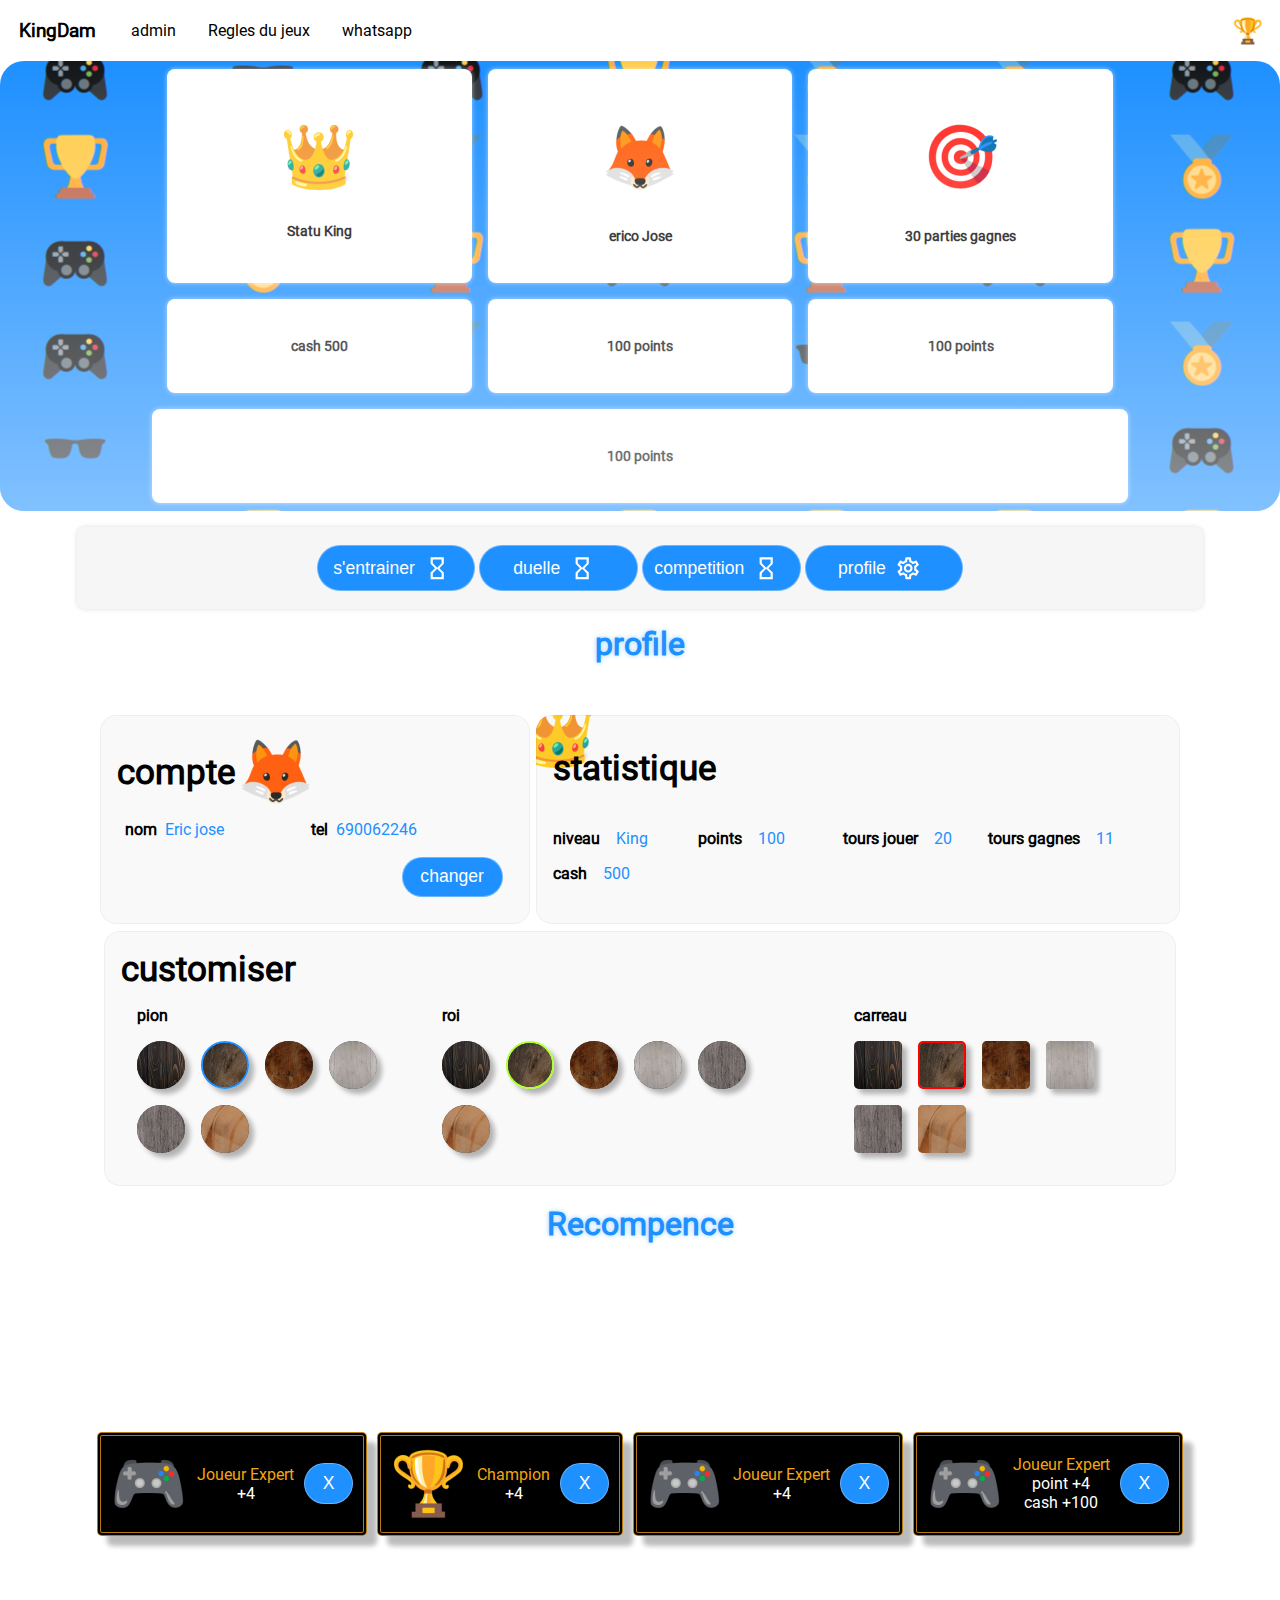
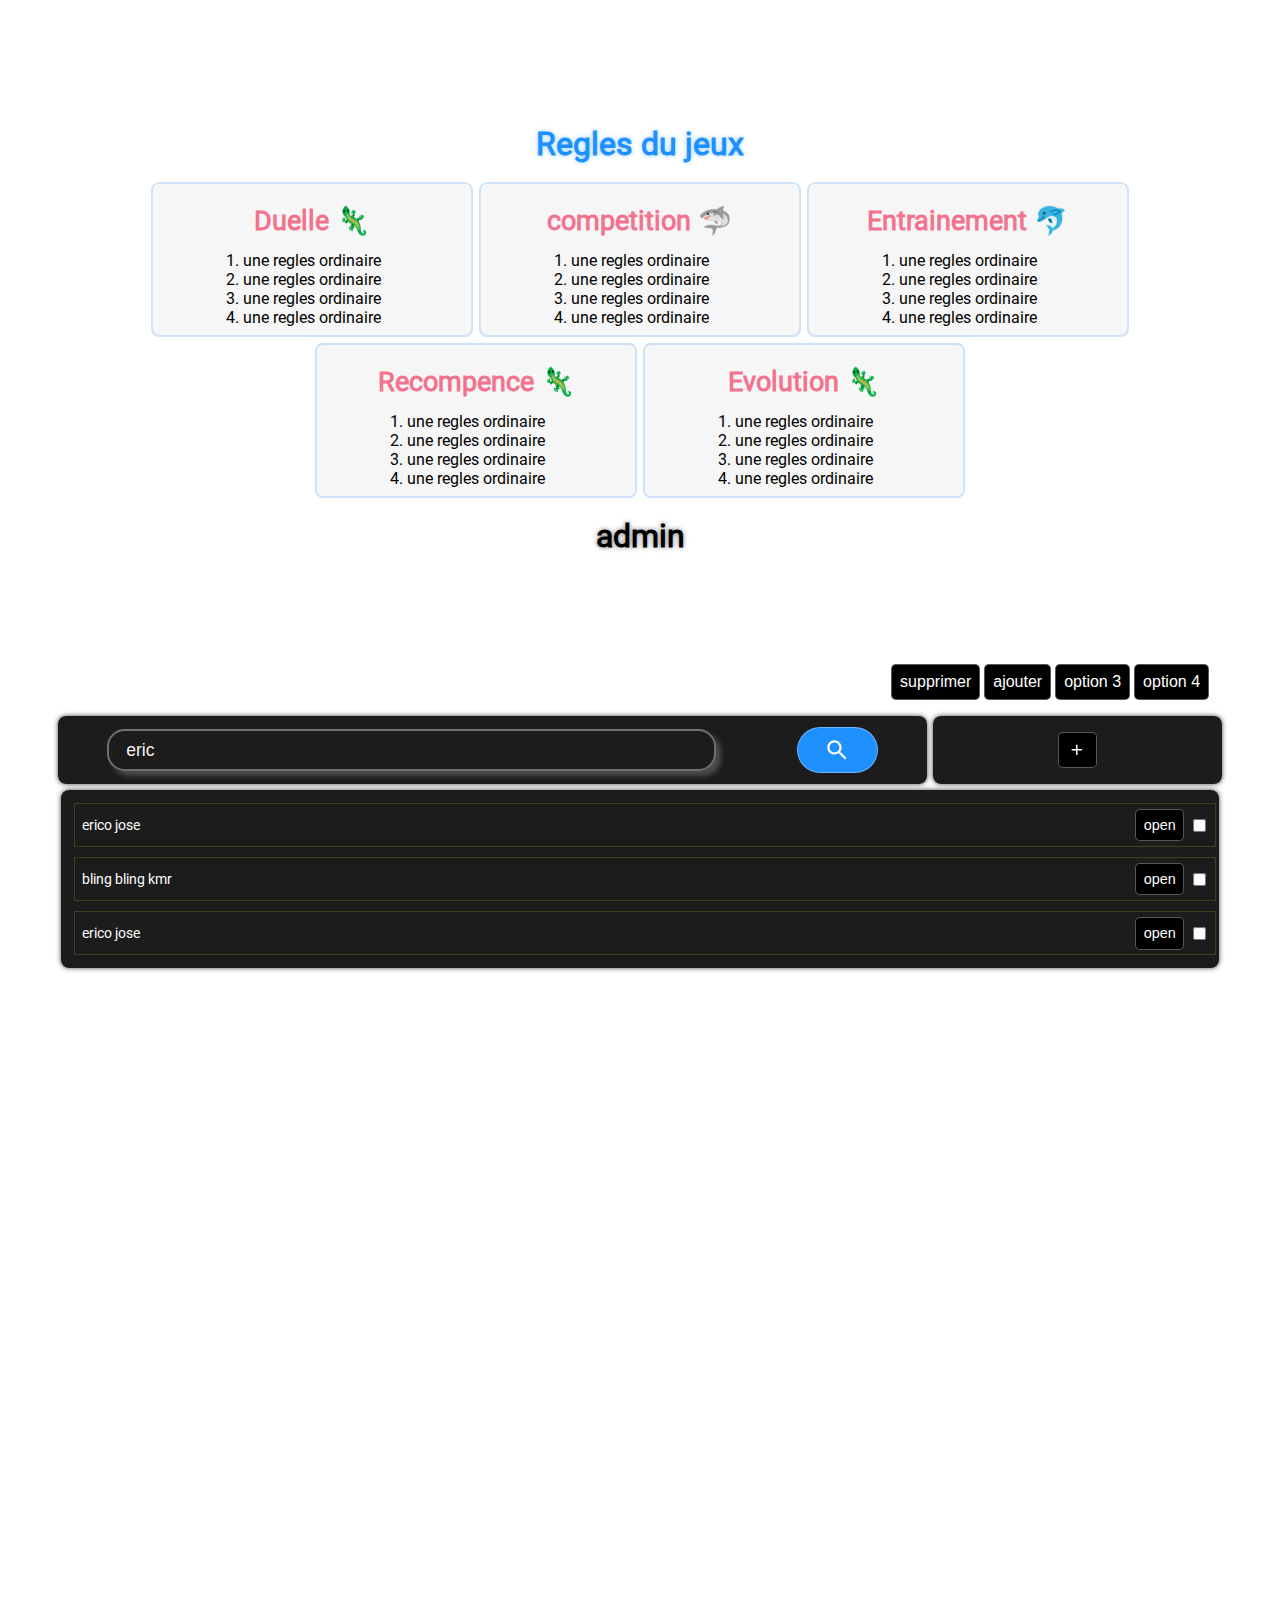
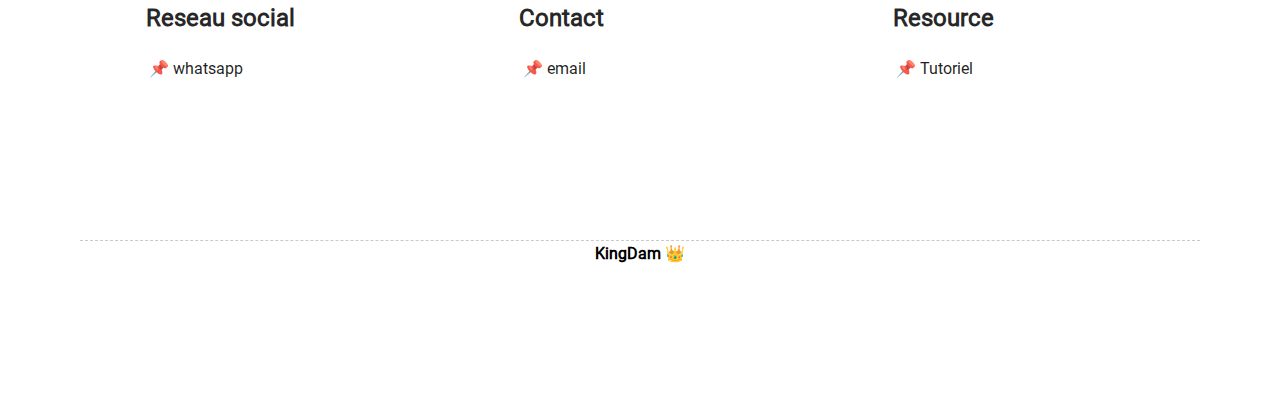
<file: index.html>
<!doctype html><html lang="fr"><head>  <meta charset="utf-8">  <title></title>  <link rel="icon" href="logo.png">  <meta name="viewport" content="width=device-width, initial-scale=1">  <link href='index.css' rel='stylesheet'>  <link href='color.css' rel='stylesheet'>  <link href='animation.css' rel='stylesheet'>  <link href='position.css' rel='stylesheet'>  <link href='dim.css' rel='stylesheet'>  <link href='base.css' rel='stylesheet'>  <link href='objet.css' rel='stylesheet'>  <link href='3d.css' rel='stylesheet'>  <link href='z/script/core/index.css' rel='stylesheet'>  <link href='z/css/accueil.css' rel='stylesheet'><link href='z/css/test.css' rel='stylesheet'><link href='z/css/compte.css' rel='stylesheet'><link href='z/css/navBar.css' rel='stylesheet'><link href='z/css/footer.css' rel='stylesheet'><link href='z/css/loading.css' rel='stylesheet'>  <script type='text/javascript' src='param.js'></script>  <script type='text/javascript' src='z/script/core/app.js'></script>  <script type='text/javascript' src='z/script/core/relationComp.js'></script>  <script type='text/javascript' src='z/script/accueil.js'></script><script type='text/javascript' src='z/script/test.js'></script><script type='text/javascript' src='z/script/compte.js'></script><!-- les services --><script type='text/javascript' src='services/test.service.js'></script><script type='text/javascript' src='services/Offre.service.js'></script><script type='text/javascript' src='services/html/animHtml.service.js'></script><script type='text/javascript' src='services/user.service.js'></script><script type='text/javascript' src='services/son.service.js'></script></head><body>  <!-- composant accueil --><div class="comp@ accueil">    <!--<comp@--><!-- composant navBar --><div class="navBar">    <div class="navbar hidden">        <img class="hidden crown" src="z/www/img/emoji/small/crown.png">        <div class="var@ appName logo"></div>        <a href="#connect" class="if@ accueil._child0.isNoConnected option" onclick="attribut.accueil.hiddeNavBar()">            se connecter        </a>        <a href="#inscript" class="if@ accueil._child0.isNoConnected option" onclick="attribut.accueil.hiddeNavBar()">            s'inscrire        </a>        <a href="#inscript" class="option" onclick="attribut.accueil.hiddeNavBar()">           admin        </a>        <div class="if@ accueil._child0.isNoConnected option" onclick="attribut.accueil.hiddeNavBar()">            joueur sans compte        </div>        <div class="option" onclick="attribut.accueil.hiddeNavBar()">            Regles du jeux        </div>        <div class="option" onclick="attribut.accueil.hiddeNavBar()">            whatsapp        </div>        <div class="left">            <img class="img" src="z/www/img/emoji/small/award.png"/>        </div>        <button class="btn hidden" onclick="attribut.accueil.collapseNavBar()">            <div class="svg">                <svg xmlns="http://www.w3.org/2000/svg" height="24px" viewBox="0 0 24 24" width="24px" fill="#000000">                    <path d="M0 0h24v24H0V0z" fill="none" />                    <path                        d="M19 6.41L17.59 5 12 10.59 6.41 5 5 6.41 10.59 12 5 17.59 6.41 19 12 13.41 17.59 19 19 17.59 13.41 12 19 6.41z" />                </svg>            </div>        </button>    </div>    <div class="navbar_open">        <button class="navbar_open_btn" onclick="attribut.accueil.collapseNavBar()">            <div class="svg">                <svg xmlns="http://www.w3.org/2000/svg" height="24px" viewBox="0 0 24 24" width="24px" fill="#000000">                    <path d="M0 0h24v24H0z" fill="none" />                    <path d="M3 13h2v-2H3v2zm0 4h2v-2H3v2zm0-8h2V7H3v2zm4 4h14v-2H7v2zm0 4h14v-2H7v2zM7 7v2h14V7H7z" />                </svg>            </div>        </button>    </div></div> <!--@>-->    <div class="bandeau f">        <h1 class="title">            <span class="var@ appName"></span>            <img class="crown" src="z/www/img/emoji/small/play.png"/>        </h1>        <p class="note">            Viens montrer que tu es le King master au dammier 🧐        </p>        <button class="btn" onclick="App.navigate('test')">            <span>jouer</span>        </button>    </div>    <div class="body">        <div class="advantage flex_r_w_sa_s">            <div class="element dim_900_7 dim_700_10">                <div class="img ">                    <img src="z/www/img/emoji/small/play.png"/>                </div>                <div class="title">Viens T'amuser</div>                <div class="text">                    Jouer au Dammier avec et contre plusieurs joueur                    Et echanger sur le groupe whatsapp dedier                </div>            </div>            <div class="element dim_900_7 dim_700_10">                <div class="img">                    <img src="z/www/img/emoji/small/candy.png"/>                    <img src="z/www/img/emoji/small/coffee.png"/>                </div>                <div class="title"> Te detendre</div>                <div class="text">                    Lors des moments ennuyer et rasant , rien de mieux que de defier                    un malchanceux                </div>            </div>            <div class="element dim_900_7 dim_700_10">                <div class="img">                    <img src="z/www/img/emoji/small/award.png"/>                    <img src="z/www/img/emoji/small/money.png"/>                </div>                <div class="title"> Gagner des lots</div>                <div class="text">                    Des competitions sont regulierement organiser et annoncer dans le groupe                    whatsapp , les vainqueurs sont recompenser avec plusieurs lot                </div>            </div>        </div>        <div class="bandeau_image"></div>        <div class="liens flex_r_w_c_c">            <button class="btn space">                <span>S'incrire</span>            </button>            <a href="https://chat.whatsapp.com/JV3eMVRtvTNCDGByG2CijZ" class="btn space">                <span>Whatsapp</span>            </a>            <button class="btn space">                <span>Jouer</span>            </button>        </div>        <span id="inscript"></span>        <div class="bandeau_image"></div>        <div class="form flex_r_w_sb_s">            <div class="data dim_900_10">                <p class="title"> Creer un compte</p>                <p class="note"> cree ton compte et commence a jouer</p>                <input class="var@ accueil.name input" placeholder="nom" />                <input class="var@ accueil.tel input" placeholder="telephone OM ou Momo" />                <input type="password" class="var@ accueil.password input" placeholder="mot de passe" />                <input type="password" class="var@ accueil.password2 input" placeholder="confirmer le mot de passe" />                <button class="btn submit">                    <span>creer le compte</span>                </button>            </div>            <div class="img dim_900_10">                <img src="z/www/img/emoji/big/bird1.png"/>            </div>        </div>        <span id="connect"></span>        <div class="bandeau_image"></div>        <div class="form flex_r_w_sb_s">            <div class="data dim_900_10">                <p class="title"> Se connecter</p>                <p class="note"> et Jouer</p>                <input class="var@ accueil.tel input" placeholder="telephone OM ou Momo" />                <input type="password" class="var@ accueil.password input" placeholder="mot de passe" />                <button class="btn submit" onclick="attribut.accueil.connectUser()">                    <span>se connecter</span>                </button>            </div>            <div class="img dim_900_10">                <img src="z/www/img/emoji/big/play.png"/>            </div>        </div>    </div>    <!--<comp@--><!-- composant footer --><div class="footer">    <div class="footer">        <div class="filter">            <div class="list dim_700_5">                <p class="title"> Reseau social</p>                <a class="item" href="https://chat.whatsapp.com/JV3eMVRtvTNCDGByG2CijZ"> whatsapp</a>            </div>            <div class="list dim_700_5">                <p class="title"> Contact</p>                <p class="item"> email</p>            </div>            <div class="list dim_700_5">                <p class="title"> Resource</p>                <p class="item"> Tutoriel</p>            </div>            <div class="bottom">                <!-- <span> ericjosezoobo@gmail.com</span> -->                <span>                    <span class="var@ appName"></span> 👑                </span>            </div>        </div>    </div></div> <!--@>-->    <!--<comp@--><!-- composant loading --><div class="if@ accueil._child2.show loading">    <div class="var@ accueil._child2.message text"></div>    <img class="img" src="z/www/img/emoji/small/play.png"/></div> <!--@>--></div><!-- composant test --><div class="comp@ test">    <div class="img_test flex_r_w_sa_c">        <div class="iterate@ e in@ test.items dim_500_3 flex_r_w_c_c">            <span class="item_test">{{e}}</span>        </div>    </div></div><!-- composant compte --><div class="comp@ compte">    <!--<comp@--><!-- composant navBar --><div class="navBar">    <div class="navbar hidden">        <img class="hidden crown" src="z/www/img/emoji/small/crown.png">        <div class="var@ appName logo"></div>        <a href="#connect" class="if@ compte._child0.isNoConnected option" onclick="attribut.accueil.hiddeNavBar()">            se connecter        </a>        <a href="#inscript" class="if@ compte._child0.isNoConnected option" onclick="attribut.accueil.hiddeNavBar()">            s'inscrire        </a>        <a href="#inscript" class="option" onclick="attribut.accueil.hiddeNavBar()">           admin        </a>        <div class="if@ compte._child0.isNoConnected option" onclick="attribut.accueil.hiddeNavBar()">            joueur sans compte        </div>        <div class="option" onclick="attribut.accueil.hiddeNavBar()">            Regles du jeux        </div>        <div class="option" onclick="attribut.accueil.hiddeNavBar()">            whatsapp        </div>        <div class="left">            <img class="img" src="z/www/img/emoji/small/award.png"/>        </div>        <button class="btn hidden" onclick="attribut.accueil.collapseNavBar()">            <div class="svg">                <svg xmlns="http://www.w3.org/2000/svg" height="24px" viewBox="0 0 24 24" width="24px" fill="#000000">                    <path d="M0 0h24v24H0V0z" fill="none" />                    <path                        d="M19 6.41L17.59 5 12 10.59 6.41 5 5 6.41 10.59 12 5 17.59 6.41 19 12 13.41 17.59 19 19 17.59 13.41 12 19 6.41z" />                </svg>            </div>        </button>    </div>    <div class="navbar_open">        <button class="navbar_open_btn" onclick="attribut.accueil.collapseNavBar()">            <div class="svg">                <svg xmlns="http://www.w3.org/2000/svg" height="24px" viewBox="0 0 24 24" width="24px" fill="#000000">                    <path d="M0 0h24v24H0z" fill="none" />                    <path d="M3 13h2v-2H3v2zm0 4h2v-2H3v2zm0-8h2V7H3v2zm4 4h14v-2H7v2zm0 4h14v-2H7v2zM7 7v2h14V7H7z" />                </svg>            </div>        </button>    </div></div> <!--@>-->        <div class="bandeau f">            <div class="profile">                <div class="prop dim_100_5">                    <img class="img" src="z/www/img/emoji/small/crown.png" />                    <p class="title">Statu King</p>                </div>                <div class="prop dim_100_5">                    <img class="img" src="z/www/img/emoji/small/fox.png" />                    <p class="title">erico Jose</p>                </div>                <div class="prop dim_100_5">                    <img class="img" src="z/www/img/emoji/small/target.png" />                    <p class="title">30 parties gagnes</p>                </div>                <div class="prop dim_100_5">                    <p class="title">cash 500</p>                </div>                <div class="prop dim_100_5">                    <p class="title">100 points</p>                </div>                <div class="prop dim_100_5">                    <p class="title">100 points</p>                </div>                <div class="prop dim_100_16">                    <p class="title">100 points</p>                </div>                <!-- <div class="prop dim_100_5">                    <p class="title">100 points</p>                </div>                <div class="prop dim_100_5">                    <p class="title">100 points</p>                </div> -->            </div>        </div>        <div class="body flex_r_w_start_start">            <div class="menuBtn dim_100_21 flex_r_w_c_c">                <button class="btn dim_1100_3 dim_1000_4 dim_600_8 dim_500_10" onclick="sonService.test()">                    <span>s'entrainer</span>                    <div class="svg">                        <svg xmlns="http://www.w3.org/2000/svg" height="24px" viewBox="0 0 24 24" width="24px"                            fill="#000000">                            <path d="M0 0h24v24H0V0z" fill="none" />                            <path                                d="M6 2v6h.01L6 8.01 10 12l-4 4 .01.01H6V22h12v-5.99h-.01L18 16l-4-4 4-3.99-.01-.01H18V2H6zm10 14.5V20H8v-3.5l4-4 4 4zm-4-5l-4-4V4h8v3.5l-4 4z" />                        </svg>                    </div>                </button>                <button class="btn dim_1100_3 dim_1000_4 dim_600_8 dim_500_10">                    <span>duelle</span>                    <div class="svg">                        <svg xmlns="http://www.w3.org/2000/svg" height="24px" viewBox="0 0 24 24" width="24px"                            fill="#000000">                            <path d="M0 0h24v24H0V0z" fill="none" />                            <path                                d="M6 2v6h.01L6 8.01 10 12l-4 4 .01.01H6V22h12v-5.99h-.01L18 16l-4-4 4-3.99-.01-.01H18V2H6zm10 14.5V20H8v-3.5l4-4 4 4zm-4-5l-4-4V4h8v3.5l-4 4z" />                        </svg>                    </div>                </button>                <button class="btn dim_1100_3 dim_1000_4 dim_600_8  dim_500_10">                    <span>competition</span>                    <div class="svg">                        <svg xmlns="http://www.w3.org/2000/svg" height="24px" viewBox="0 0 24 24" width="24px"                            fill="#000000">                            <path d="M0 0h24v24H0V0z" fill="none" />                            <path                                d="M6 2v6h.01L6 8.01 10 12l-4 4 .01.01H6V22h12v-5.99h-.01L18 16l-4-4 4-3.99-.01-.01H18V2H6zm10 14.5V20H8v-3.5l4-4 4 4zm-4-5l-4-4V4h8v3.5l-4 4z" />                        </svg>                    </div>                </button>                <button class="btn dim_1100_3 dim_1000_4 dim_600_8 dim_500_10" onclick="App.navigate('accueil')">                    <span>profile</span>                    <div class="svg">                        <svg xmlns="http://www.w3.org/2000/svg" height="24px" viewBox="0 0 24 24" width="24px"                            fill="#000000">                            <path d="M0 0h24v24H0V0z" fill="none" />                            <path                                d="M19.43 12.98c.04-.32.07-.64.07-.98 0-.34-.03-.66-.07-.98l2.11-1.65c.19-.15.24-.42.12-.64l-2-3.46c-.09-.16-.26-.25-.44-.25-.06 0-.12.01-.17.03l-2.49 1c-.52-.4-1.08-.73-1.69-.98l-.38-2.65C14.46 2.18 14.25 2 14 2h-4c-.25 0-.46.18-.49.42l-.38 2.65c-.61.25-1.17.59-1.69.98l-2.49-1c-.06-.02-.12-.03-.18-.03-.17 0-.34.09-.43.25l-2 3.46c-.13.22-.07.49.12.64l2.11 1.65c-.04.32-.07.65-.07.98 0 .33.03.66.07.98l-2.11 1.65c-.19.15-.24.42-.12.64l2 3.46c.09.16.26.25.44.25.06 0 .12-.01.17-.03l2.49-1c.52.4 1.08.73 1.69.98l.38 2.65c.03.24.24.42.49.42h4c.25 0 .46-.18.49-.42l.38-2.65c.61-.25 1.17-.59 1.69-.98l2.49 1c.06.02.12.03.18.03.17 0 .34-.09.43-.25l2-3.46c.12-.22.07-.49-.12-.64l-2.11-1.65zm-1.98-1.71c.04.31.05.52.05.73 0 .21-.02.43-.05.73l-.14 1.13.89.7 1.08.84-.7 1.21-1.27-.51-1.04-.42-.9.68c-.43.32-.84.56-1.25.73l-1.06.43-.16 1.13-.2 1.35h-1.4l-.19-1.35-.16-1.13-1.06-.43c-.43-.18-.83-.41-1.23-.71l-.91-.7-1.06.43-1.27.51-.7-1.21 1.08-.84.89-.7-.14-1.13c-.03-.31-.05-.54-.05-.74s.02-.43.05-.73l.14-1.13-.89-.7-1.08-.84.7-1.21 1.27.51 1.04.42.9-.68c.43-.32.84-.56 1.25-.73l1.06-.43.16-1.13.2-1.35h1.39l.19 1.35.16 1.13 1.06.43c.43.18.83.41 1.23.71l.91.7 1.06-.43 1.27-.51.7 1.21-1.07.85-.89.7.14 1.13zM12 8c-2.21 0-4 1.79-4 4s1.79 4 4 4 4-1.79 4-4-1.79-4-4-4zm0 6c-1.1 0-2-.9-2-2s.9-2 2-2 2 .9 2 2-.9 2-2 2z" />                        </svg>                    </div>                </button>            </div>            <h3 class="h2">profile</h3>            <div class="form flex_r_w_c_s">                <div class="data dim_900_8">                    <div class="flex_r_w_start_c">                        <p class="title"> compte </p>                        <img src="z/www/img/emoji/small/fox.png" />                    </div>                    <div class="flex_r_w_start_start dim_900_21">                        <div class="flex_r_nw_start_c dim_900_9 margin">                            <span class="title2">nom</span> <span class="fg1">Eric jose</span>                        </div>                        <div class="flex_r_nw_start_c dim_900_9 margin">                            <span class="title2">tel</span> <span class="fg1">690062246</span>                        </div>                    </div>                    <div class="flex_r_w_end_c margin">                        <button class="btn ">                            <span>changer</span>                        </button>                    </div>                </div>                <div class="data dim_900_12 bandeau_crown">                    <div class="flex_r_w_start_c">                        <p class="title"> statistique </p>                    </div>                    <div class="flex_r_w_start_start">                        <div class="flex_r_nw_s_c dim_600_5">                            <span class="title2">niveau</span>                            <span class="fg1 margin">King</span>                        </div>                        <div class="flex_r_nw_s_c dim_600_5">                            <span class="title2">points</span>                            <span class="fg1 margin">100</span>                        </div>                        <div class="flex_r_nw_s_c dim_600_5">                            <span class="title2">tours jouer</span>                            <span class="fg1 margin">20</span>                        </div>                        <div class="flex_r_nw_s_c dim_900_5">                            <span class="title2">tours gagnes</span>                            <span class="fg1 margin">11</span>                        </div>                        <div class="flex_r_nw_s_c dim_900_5">                            <span class="title2">cash</span>                            <span class="fg1 margin">500</span>                        </div>                    </div>                </div>                <div class="data dim_900_20 margin">                    <div class="flex_r_w_start_c">                        <p class="title"> customiser </p>                    </div>                    <div class="flex_r_w_c_c">                        <div class="flex_r_w_start_c dim_600_6">                            <span class="title2 margin margin">pion</span>                            <div class="flex_r_w_start_start dim_100_20">                                <img class="pion margin" src="z/www/img/pion/wood1.png" />                                <img class="pion pion_choose margin" src="z/www/img/pion/wood2.png" />                                <img class="pion margin" src="z/www/img/pion/wood3.png" />                                <img class="pion margin" src="z/www/img/pion/wood4.png" />                                <img class="pion margin" src="z/www/img/pion/wood5.png" />                                <img class="pion margin" src="z/www/img/pion/wood6.png" />                            </div>                        </div>                        <div class="flex_r_w_start_c  dim_600_8 margin">                            <span class="title2 margin margin">roi</span>                            <div class="flex_r_w_start_start dim_100_20">                                <img class="pion margin" src="z/www/img/pion/wood1.png" />                                <img class="pion roi_choose margin" src="z/www/img/pion/wood2.png" />                                <img class="pion margin" src="z/www/img/pion/wood3.png" />                                <img class="pion margin" src="z/www/img/pion/wood4.png" />                                <img class="pion margin" src="z/www/img/pion/wood5.png" />                                <img class="pion margin" src="z/www/img/pion/wood6.png" />                            </div>                        </div>                        <div class="flex_r_w_start_c  dim_600_6 margin">                            <span class="title2 margin margin">carreau</span>                            <div class="flex_r_w_start_start dim_100_20">                                <img class="carreau margin" src="z/www/img/pion/wood1.png" />                                <img class="carreau carreau_choose margin" src="z/www/img/pion/wood2.png" />                                <img class="carreau margin" src="z/www/img/pion/wood3.png" />                                <img class="carreau margin" src="z/www/img/pion/wood4.png" />                                <img class="carreau margin" src="z/www/img/pion/wood5.png" />                                <img class="carreau margin" src="z/www/img/pion/wood6.png" />                            </div>                        </div>                    </div>                </div>            </div>        </div>        <h3 class="h2">Recompence</h3>        <div class="bandeau ">            <div class="flex_r_w_c_c dim_100_21 padding">                <div class="recompence flex_r_nw_s_c">                    <img src="z/www/img/emoji/small/play.png">                    <div class="flex_c_w_c_c margin">                        <span>Joueur Expert</span>                        <span class="fg_w">+4</span>                    </div>                    <button class="btn">                        <span>X</span>                    </button>                </div>                <div class="recompence flex_r_nw_s_c">                    <img src="z/www/img/emoji/small/award.png">                    <div class="flex_c_w_c_c margin">                        <span>Champion</span>                        <span class="fg_w">+4</span>                    </div>                    <button class="btn">                        <span>X</span>                    </button>                </div>                <div class="recompence flex_r_nw_s_c">                    <img src="z/www/img/emoji/small/play.png">                    <div class="flex_c_w_c_c margin">                        <span>Joueur Expert</span>                        <span class="fg_w">+4</span>                    </div>                    <button class="btn">                        <span>X</span>                    </button>                </div>                <div class="recompence flex_r_nw_s_c">                    <img src="z/www/img/emoji/small/play.png">                    <div class="flex_c_w_c_c margin">                        <span>Joueur Expert</span>                        <span class="fg_w">point +4</span>                        <span class="fg_w">cash +100</span>                    </div>                    <button class="btn">                        <span>X</span>                    </button>                </div>            </div>        </div>        <div class="body flex_r_w_start_start">            <h3 class="h2">Regles du jeux</h3>            <div class="flex_r_w_c_c dim_100_21">                <div class="flex_c_w_c_c dim_900_6 bandeau_gris cadre_blue">                    <h4 class="h3">Duelle 🦎</h4>                    <ol class="p3">                        <li> une regles ordinaire </li>                        <li> une regles ordinaire </li>                        <li> une regles ordinaire </li>                        <li> une regles ordinaire </li>                    </ol>                </div>                <div class="flex_c_w_c_c dim_900_6 bandeau_gris cadre_blue">                    <h4 class="h3">competition 🦈</h4>                    <ol class="p3">                        <li> une regles ordinaire </li>                        <li> une regles ordinaire </li>                        <li> une regles ordinaire </li>                        <li> une regles ordinaire </li>                    </ol>                </div>                <div class="flex_c_w_c_c dim_900_6 bandeau_gris cadre_blue">                    <h4 class="h3">Entrainement 🐬</h4>                    <ol class="p3">                        <li> une regles ordinaire </li>                        <li> une regles ordinaire </li>                        <li> une regles ordinaire </li>                        <li> une regles ordinaire </li>                    </ol>                </div>                <div class="flex_c_w_c_c dim_900_6 bandeau_gris cadre_blue">                    <h4 class="h3">Recompence 🦎</h4>                    <ol class="p3">                        <li> une regles ordinaire </li>                        <li> une regles ordinaire </li>                        <li> une regles ordinaire </li>                        <li> une regles ordinaire </li>                    </ol>                </div>                <div class="flex_c_w_c_c dim_900_6 bandeau_gris cadre_blue">                    <h4 class="h3">Evolution 🦎</h4>                    <ol class="p3">                        <li> une regles ordinaire </li>                        <li> une regles ordinaire </li>                        <li> une regles ordinaire </li>                        <li> une regles ordinaire </li>                    </ol>                </div>            </div>        </div>        <h3 class="h2 admin">admin</h3>        <div class="bandeau padding admin">            <div class="flex_r_w_c_s dim_100_21 padding">                <div class="bandeau_blanc_tr dim_100_20 margin_3 flex_r_w_end_c">                    <button class="btn_admin list">                        <span>                            supprimer                        </span>                    </button>                    <button class="btn_admin list">                        <span>                            ajouter                        </span>                    </button>                    <button class="btn_admin list">                        <span>                            option 3                        </span>                    </button>                    <button class="btn_admin list">                        <span>                            option 4                        </span>                    </button>                </div>                <div class="bandeau_black dim_100_15 margin_3 flex_r_nw_sa_c ">                    <input type="text" value="eric" class="search_input dim_100_15 margin_3" placeholder="recherche" />                    <button class="btn margin_3">                        <div class="svg">                            <svg xmlns="http://www.w3.org/2000/svg" height="24px" viewBox="0 0 24 24" width="24px"                                fill="#000000">                                <path d="M0 0h24v24H0V0z" fill="none" />                                <path                                    d="M15.5 14h-.79l-.28-.27C15.41 12.59 16 11.11 16 9.5 16 5.91 13.09 3 9.5 3S3 5.91 3 9.5 5.91 16 9.5 16c1.61 0 3.09-.59 4.23-1.57l.27.28v.79l5 4.99L20.49 19l-4.99-5zm-6 0C7.01 14 5 11.99 5 9.5S7.01 5 9.5 5 14 7.01 14 9.5 11.99 14 9.5 14z" />                            </svg>                        </div>                    </button>                </div>                <div class="bandeau_black dim_100_5 margin_3 flex_r_nw_c_c">                    <button class="btn_admin margin_3 list">                        <div class="svg">                            <svg xmlns="http://www.w3.org/2000/svg" height="24px" viewBox="0 0 24 24" width="24px" fill="#000000"><path d="M0 0h24v24H0V0z" fill="none"/><path d="M19 13h-6v6h-2v-6H5v-2h6V5h2v6h6v2z"/></svg>                        </div>                        <div class="content flex_c_w_start_start">                            <div class="padding">option 1</div>                            <div class="padding">option 2</div>                            <div class="padding">option 3</div>                        </div>                    </button>                </div>                <div class="bandeau_black dim_100_20 margin_3 flex_c_w_c_c fg_w">                    <div id="client1" class="client_mid ">                        <div class="head">                            <span>erico jose</span>                            <div class="btns">                                <button class="btn_admin" onclick="animHtmlService.toggleClassToId('client1','open')">                                    open                                </button>                                <input class="margin" type="checkbox"/>                            </div>                        </div>                        <div class="content flex_r_w_s_c">                            <div class="dim_100_5">                                <img src="z/www/img/emoji/small/fox.png"/>                            </div>                            <div class="flex_r_w_start_c dim_100_16">                                <div class="data">                                    <span class="label">points :</span>                                    <span>100</span>                                </div>                                <div class="data">                                    <span class="label">cash :</span>                                    <span>500</span>                                </div>                                <div class="data">                                    <span class="label">titre :</span>                                    <span>king</span>                                </div>                                <div class="data">                                    <span class="label">tels :</span>                                    <a class="fg_w" href="https://wa.me/+237620388307">620388307</a>                                </div>                            </div>                            <div class="flex_r_w_end_c dim_100_21 footer_mid_client">                                <button class="btn_admin">                                    remove                                </button>                                <button class="btn_admin" onclick="animHtmlService.toggleClassToId('client_form_1','open')">                                    update                                </button>                            </div>                            <div id="client_form_1" class="form_mid_client">                                formulaire pour l'update                            </div>                        </div>                    </div>                    <div id="client2" class="client_mid ">                        <div class="head">                            <span>bling bling kmr</span>                            <div class="btns">                                <button class="btn_admin"                                 onclick="animHtmlService.toggleClassToId('client2','open')">                                    open                                </button>                                <input class="margin" type="checkbox"/>                            </div>                        </div>                        <div class="content flex_r_w_s_c">                            <div class="dim_100_5">                                <img src="z/www/img/emoji/small/target.png"/>                            </div>                            <div class="flex_r_w_start_c dim_100_16">                                <div class="data">                                    <span class="label">points :</span>                                    <span>100</span>                                </div>                                <div class="data">                                    <span class="label">cash :</span>                                    <span>500</span>                                </div>                                <div class="data">                                    <span class="label">titre :</span>                                    <span>king</span>                                </div>                                <div class="data">                                    <span class="label">tels :</span>                                    <a class="fg_w" href="https://wa.me/+237620388307">620388307</a>                                </div>                            </div>                            <div class="flex_r_w_end_c dim_100_21 footer_mid_client">                                <button class="btn_admin">                                    remove                                </button>                                <button class="btn_admin"                                 onclick="animHtmlService.toggleClassToId('client_form_2','open')">                                    update                                </button>                            </div>                            <div id="client_form_2" class="form_mid_client">                                formulaire pour l'update                            </div>                        </div>                    </div>                    <div id="client3" class="client_mid ">                        <div class="head">                            <span>erico jose</span>                            <div class="btns">                                <button class="btn_admin"                                 onclick="animHtmlService.toggleClassToId('client3','open')">                                    open                                </button>                                <input class="margin" type="checkbox"/>                            </div>                        </div>                        <div class="content flex_r_w_s_c">                            <div class="dim_100_5">                                <img src="z/www/img/emoji/small/award.png"/>                            </div>                            <div class="flex_r_w_start_c dim_100_16">                                <div class="data">                                    <span class="label">points :</span>                                    <span>100</span>                                </div>                                <div class="data">                                    <span class="label">cash :</span>                                    <span>500</span>                                </div>                                <div class="data">                                    <span class="label">titre :</span>                                    <span>king</span>                                </div>                                <div class="data">                                    <span class="label">tels :</span>                                    <a class="fg_w" href="https://wa.me/+237620388307">620388307</a>                                </div>                            </div>                            <div class="flex_r_w_end_c dim_100_21 footer_mid_client">                                <button class="btn_admin">                                    remove                                </button>                                <button class="btn_admin"                                 onclick="animHtmlService.toggleClassToId('client_form_3','open')">                                    update                                </button>                            </div>                            <div id="client_form_3" class="form_mid_client">                                formulaire pour l'update                            </div>                        </div>                    </div>                </div>            </div>        </div>        <!--<comp@--><!-- composant footer --><div class="footer">    <div class="footer">        <div class="filter">            <div class="list dim_700_5">                <p class="title"> Reseau social</p>                <a class="item" href="https://chat.whatsapp.com/JV3eMVRtvTNCDGByG2CijZ"> whatsapp</a>            </div>            <div class="list dim_700_5">                <p class="title"> Contact</p>                <p class="item"> email</p>            </div>            <div class="list dim_700_5">                <p class="title"> Resource</p>                <p class="item"> Tutoriel</p>            </div>            <div class="bottom">                <!-- <span> ericjosezoobo@gmail.com</span> -->                <span>                    <span class="var@ appName"></span> 👑                </span>            </div>        </div>    </div></div> <!--@>--></div>  <script>    App.init();  </script></body></html>
</file>
<file: index.css>
:root {
    --color1: #1e90ff;
    --color1-ligth: #e6f1fc83;
    --color2:rgba(206, 179, 61, 0.479);
    --dim-svg:1.5em;
    --point-rupture:900px;
  }
@font-face {
    font-family: 'roboto';
    src:url('z/www/police/Roboto/Roboto-Regular.ttf') format('truetype');
}
html{
    box-sizing: border-box;
}
*{
    box-sizing: border-box;
    margin: 0;
    padding: 0;
}
*,*::before,*::after{
    box-sizing: inherit;
}
body{
    font-size: 16px;
    font-family: "roboto";
}
button{
    cursor: pointer;
}

.afterFooter{
    display: flex;
    flex-wrap: wrap;
    background-color: var(--color1-ligth);
    padding-top:1em;
    padding-bottom: 1em;
    margin-top: 2em;
    justify-content: center;
    border-top: solid 1px var(--color2);
}

.svg2{
    width:2em;
    height: 2em;
    min-width:2em;
    min-height:2em;
    padding:0.5em;
    display: flex;
    align-items: center;
    justify-content: center;
    background-color: white;
    border-radius: 50%;
    box-shadow: 2px 2px 3px rgba(0, 0, 0, 0.171);
    margin-left: 1em;
}
.svg2 svg{
    width:100%;
    height: 100%;
    fill:var(--color1);
}
@media screen and (min-width:1400px) {
   
}
</file>
<file: color.css>
.bg1{
    background-color: var(--color1);
}
.bg2{
    background-color:var(--color2);
}
.bg3{
    background-color: var(--color3);
}
.bg4{
    background-color: var(--color4);
}
.bg-gris{
    background-color: rgba(0, 0, 0, 0.062);
}
.fg_b{
    color:rgba(0, 0, 0, 0.589);
}
.fg_w{
    color:rgb(255, 255, 255);
}
.fg_w2{
    color:rgba(255, 255, 255, 0.589);
}
.fg1{
    color: var(--color1);
}
</file>
<file: animation.css>
@keyframes bounce1 {
	0% {
		animation-timing-function: ease-in;
		opacity: 1;
		transform: translateY(-45px);
	}

	24% {
		opacity: 1;
	}

	40% {
		animation-timing-function: ease-in;
		transform: translateY(-24px);
	}

	65% {
		animation-timing-function: ease-in;
		transform: translateY(-12px);
	}

	82% {
		animation-timing-function: ease-in;
		transform: translateY(-6px);
	}

	93% {
		animation-timing-function: ease-in;
		transform: translateY(-4px);
	}

	25%,
	55%,
	75%,
	87% {
		animation-timing-function: ease-out;
		transform: translateY(0px);
	}

	100% {
		animation-timing-function: ease-out;
		opacity: 1;
		transform: translateY(0px);
	}
}
@keyframes jello {
	0% {
		transform: scale3d(1, 1, 1);
	}

	30% {
		transform: scale3d(1.25, 0.75, 1);
	}

	40% {
		transform: scale3d(0.75, 1.25, 1);
	}

	50% {
		transform: scale3d(1.15, 0.85, 1);
	}

	65% {
		transform: scale3d(0.95, 1.05, 1);
	}

	75% {
		transform: scale3d(1.05, 0.95, 1);
	}

	100% {
		transform: scale3d(1, 1, 1);
	}
}
@keyframes shake_right {
	0%,
	100% {
		transform: rotate(0deg);
		transform-origin: 100% 50%;
	}

	10% {
		transform: rotate(2deg);
	}

	20%,
	40%,
	60% {
		transform: rotate(-4deg);
	}

	30%,
	50%,
	70% {
		transform: rotate(4deg);
	}

	80% {
		transform: rotate(-2deg);
	}

	90% {
		transform: rotate(2deg);
	}
}
@keyframes shake_bottom {
	0%,
	100% {
		transform: rotate(0deg);
		transform-origin: 50% 100%;
	}

	10% {
		transform: rotate(2deg);
	}

	20%,
	40%,
	60% {
		transform: rotate(-4deg);
	}

	30%,
	50%,
	70% {
		transform: rotate(4deg);
	}

	80% {
		transform: rotate(-2deg);
	}

	90% {
		transform: rotate(2deg);
	}
}
</file>
<file: position.css>
/* flex_direction_wrap_justifiContent_alignItems
'row'='r'
'row-reverse'='rr'
'column'='c'
'column-reverse'='cr'

'wrap'='w'
'nowrap'='nw'

'center'='c'
'space-between'='sb'
'space-around'='sa'
'stretch'='s'
'flex-end'='end'
'flex-start'='start'
*/
/*1*/
.flex_r_w_c_c {
    display: flex;
    flex-direction: row;
    flex-wrap: wrap;
    justify-content: center;
    align-items: center;
}

/*2*/
.flex_r_w_c_sb {
    display: flex;
    flex-direction: row;
    flex-wrap: wrap;
    justify-content: center;
    align-items: space-between;
}

/*3*/
.flex_r_w_c_sa {
    display: flex;
    flex-direction: row;
    flex-wrap: wrap;
    justify-content: center;
    align-items: space-around;
}

/*4*/
.flex_r_w_c_s {
    display: flex;
    flex-direction: row;
    flex-wrap: wrap;
    justify-content: center;
    align-items: stretch;
}

/*5*/
.flex_r_w_c_end {
    display: flex;
    flex-direction: row;
    flex-wrap: wrap;
    justify-content: center;
    align-items: flex-end;
}

/*6*/
.flex_r_w_c_start {
    display: flex;
    flex-direction: row;
    flex-wrap: wrap;
    justify-content: center;
    align-items: flex-start;
}

/*7*/
.flex_r_w_sb_c {
    display: flex;
    flex-direction: row;
    flex-wrap: wrap;
    justify-content: space-between;
    align-items: center;
}

/*8*/
.flex_r_w_sb_sb {
    display: flex;
    flex-direction: row;
    flex-wrap: wrap;
    justify-content: space-between;
    align-items: space-between;
}

/*9*/
.flex_r_w_sb_sa {
    display: flex;
    flex-direction: row;
    flex-wrap: wrap;
    justify-content: space-between;
    align-items: space-around;
}

/*10*/
.flex_r_w_sb_s {
    display: flex;
    flex-direction: row;
    flex-wrap: wrap;
    justify-content: space-between;
    align-items: stretch;
}

/*11*/
.flex_r_w_sb_end {
    display: flex;
    flex-direction: row;
    flex-wrap: wrap;
    justify-content: space-between;
    align-items: flex-end;
}

/*12*/
.flex_r_w_sb_start {
    display: flex;
    flex-direction: row;
    flex-wrap: wrap;
    justify-content: space-between;
    align-items: flex-start;
}

/*13*/
.flex_r_w_sa_c {
    display: flex;
    flex-direction: row;
    flex-wrap: wrap;
    justify-content: space-around;
    align-items: center;
}

/*14*/
.flex_r_w_sa_sb {
    display: flex;
    flex-direction: row;
    flex-wrap: wrap;
    justify-content: space-around;
    align-items: space-between;
}

/*15*/
.flex_r_w_sa_sa {
    display: flex;
    flex-direction: row;
    flex-wrap: wrap;
    justify-content: space-around;
    align-items: space-around;
}

/*16*/
.flex_r_w_sa_s {
    display: flex;
    flex-direction: row;
    flex-wrap: wrap;
    justify-content: space-around;
    align-items: stretch;
}

/*17*/
.flex_r_w_sa_end {
    display: flex;
    flex-direction: row;
    flex-wrap: wrap;
    justify-content: space-around;
    align-items: flex-end;
}

/*18*/
.flex_r_w_sa_start {
    display: flex;
    flex-direction: row;
    flex-wrap: wrap;
    justify-content: space-around;
    align-items: flex-start;
}

/*19*/
.flex_r_w_s_c {
    display: flex;
    flex-direction: row;
    flex-wrap: wrap;
    justify-content: stretch;
    align-items: center;
}

/*20*/
.flex_r_w_s_sb {
    display: flex;
    flex-direction: row;
    flex-wrap: wrap;
    justify-content: stretch;
    align-items: space-between;
}

/*21*/
.flex_r_w_s_sa {
    display: flex;
    flex-direction: row;
    flex-wrap: wrap;
    justify-content: stretch;
    align-items: space-around;
}

/*22*/
.flex_r_w_s_s {
    display: flex;
    flex-direction: row;
    flex-wrap: wrap;
    justify-content: stretch;
    align-items: stretch;
}

/*23*/
.flex_r_w_s_end {
    display: flex;
    flex-direction: row;
    flex-wrap: wrap;
    justify-content: stretch;
    align-items: flex-end;
}

/*24*/
.flex_r_w_s_start {
    display: flex;
    flex-direction: row;
    flex-wrap: wrap;
    justify-content: stretch;
    align-items: flex-start;
}

/*25*/
.flex_r_w_end_c {
    display: flex;
    flex-direction: row;
    flex-wrap: wrap;
    justify-content: flex-end;
    align-items: center;
}

/*26*/
.flex_r_w_end_sb {
    display: flex;
    flex-direction: row;
    flex-wrap: wrap;
    justify-content: flex-end;
    align-items: space-between;
}

/*27*/
.flex_r_w_end_sa {
    display: flex;
    flex-direction: row;
    flex-wrap: wrap;
    justify-content: flex-end;
    align-items: space-around;
}

/*28*/
.flex_r_w_end_s {
    display: flex;
    flex-direction: row;
    flex-wrap: wrap;
    justify-content: flex-end;
    align-items: stretch;
}

/*29*/
.flex_r_w_end_end {
    display: flex;
    flex-direction: row;
    flex-wrap: wrap;
    justify-content: flex-end;
    align-items: flex-end;
}

/*30*/
.flex_r_w_end_start {
    display: flex;
    flex-direction: row;
    flex-wrap: wrap;
    justify-content: flex-end;
    align-items: flex-start;
}

/*31*/
.flex_r_w_start_c {
    display: flex;
    flex-direction: row;
    flex-wrap: wrap;
    justify-content: flex-start;
    align-items: center;
}

/*32*/
.flex_r_w_start_sb {
    display: flex;
    flex-direction: row;
    flex-wrap: wrap;
    justify-content: flex-start;
    align-items: space-between;
}

/*33*/
.flex_r_w_start_sa {
    display: flex;
    flex-direction: row;
    flex-wrap: wrap;
    justify-content: flex-start;
    align-items: space-around;
}

/*34*/
.flex_r_w_start_s {
    display: flex;
    flex-direction: row;
    flex-wrap: wrap;
    justify-content: flex-start;
    align-items: stretch;
}

/*35*/
.flex_r_w_start_end {
    display: flex;
    flex-direction: row;
    flex-wrap: wrap;
    justify-content: flex-start;
    align-items: flex-end;
}

/*36*/
.flex_r_w_start_start {
    display: flex;
    flex-direction: row;
    flex-wrap: wrap;
    justify-content: flex-start;
    align-items: flex-start;
}

/*37*/
.flex_r_nw_c_c {
    display: flex;
    flex-direction: row;
    flex-wrap: nowrap;
    justify-content: center;
    align-items: center;
}

/*38*/
.flex_r_nw_c_sb {
    display: flex;
    flex-direction: row;
    flex-wrap: nowrap;
    justify-content: center;
    align-items: space-between;
}

/*39*/
.flex_r_nw_c_sa {
    display: flex;
    flex-direction: row;
    flex-wrap: nowrap;
    justify-content: center;
    align-items: space-around;
}

/*40*/
.flex_r_nw_c_s {
    display: flex;
    flex-direction: row;
    flex-wrap: nowrap;
    justify-content: center;
    align-items: stretch;
}

/*41*/
.flex_r_nw_c_end {
    display: flex;
    flex-direction: row;
    flex-wrap: nowrap;
    justify-content: center;
    align-items: flex-end;
}

/*42*/
.flex_r_nw_c_start {
    display: flex;
    flex-direction: row;
    flex-wrap: nowrap;
    justify-content: center;
    align-items: flex-start;
}

/*43*/
.flex_r_nw_sb_c {
    display: flex;
    flex-direction: row;
    flex-wrap: nowrap;
    justify-content: space-between;
    align-items: center;
}

/*44*/
.flex_r_nw_sb_sb {
    display: flex;
    flex-direction: row;
    flex-wrap: nowrap;
    justify-content: space-between;
    align-items: space-between;
}

/*45*/
.flex_r_nw_sb_sa {
    display: flex;
    flex-direction: row;
    flex-wrap: nowrap;
    justify-content: space-between;
    align-items: space-around;
}

/*46*/
.flex_r_nw_sb_s {
    display: flex;
    flex-direction: row;
    flex-wrap: nowrap;
    justify-content: space-between;
    align-items: stretch;
}

/*47*/
.flex_r_nw_sb_end {
    display: flex;
    flex-direction: row;
    flex-wrap: nowrap;
    justify-content: space-between;
    align-items: flex-end;
}

/*48*/
.flex_r_nw_sb_start {
    display: flex;
    flex-direction: row;
    flex-wrap: nowrap;
    justify-content: space-between;
    align-items: flex-start;
}

/*49*/
.flex_r_nw_sa_c {
    display: flex;
    flex-direction: row;
    flex-wrap: nowrap;
    justify-content: space-around;
    align-items: center;
}

/*50*/
.flex_r_nw_sa_sb {
    display: flex;
    flex-direction: row;
    flex-wrap: nowrap;
    justify-content: space-around;
    align-items: space-between;
}

/*51*/
.flex_r_nw_sa_sa {
    display: flex;
    flex-direction: row;
    flex-wrap: nowrap;
    justify-content: space-around;
    align-items: space-around;
}

/*52*/
.flex_r_nw_sa_s {
    display: flex;
    flex-direction: row;
    flex-wrap: nowrap;
    justify-content: space-around;
    align-items: stretch;
}

/*53*/
.flex_r_nw_sa_end {
    display: flex;
    flex-direction: row;
    flex-wrap: nowrap;
    justify-content: space-around;
    align-items: flex-end;
}

/*54*/
.flex_r_nw_sa_start {
    display: flex;
    flex-direction: row;
    flex-wrap: nowrap;
    justify-content: space-around;
    align-items: flex-start;
}

/*55*/
.flex_r_nw_s_c {
    display: flex;
    flex-direction: row;
    flex-wrap: nowrap;
    justify-content: stretch;
    align-items: center;
}

/*56*/
.flex_r_nw_s_sb {
    display: flex;
    flex-direction: row;
    flex-wrap: nowrap;
    justify-content: stretch;
    align-items: space-between;
}

/*57*/
.flex_r_nw_s_sa {
    display: flex;
    flex-direction: row;
    flex-wrap: nowrap;
    justify-content: stretch;
    align-items: space-around;
}

/*58*/
.flex_r_nw_s_s {
    display: flex;
    flex-direction: row;
    flex-wrap: nowrap;
    justify-content: stretch;
    align-items: stretch;
}

/*59*/
.flex_r_nw_s_end {
    display: flex;
    flex-direction: row;
    flex-wrap: nowrap;
    justify-content: stretch;
    align-items: flex-end;
}

/*60*/
.flex_r_nw_s_start {
    display: flex;
    flex-direction: row;
    flex-wrap: nowrap;
    justify-content: stretch;
    align-items: flex-start;
}

/*61*/
.flex_r_nw_end_c {
    display: flex;
    flex-direction: row;
    flex-wrap: nowrap;
    justify-content: flex-end;
    align-items: center;
}

/*62*/
.flex_r_nw_end_sb {
    display: flex;
    flex-direction: row;
    flex-wrap: nowrap;
    justify-content: flex-end;
    align-items: space-between;
}

/*63*/
.flex_r_nw_end_sa {
    display: flex;
    flex-direction: row;
    flex-wrap: nowrap;
    justify-content: flex-end;
    align-items: space-around;
}

/*64*/
.flex_r_nw_end_s {
    display: flex;
    flex-direction: row;
    flex-wrap: nowrap;
    justify-content: flex-end;
    align-items: stretch;
}

/*65*/
.flex_r_nw_end_end {
    display: flex;
    flex-direction: row;
    flex-wrap: nowrap;
    justify-content: flex-end;
    align-items: flex-end;
}

/*66*/
.flex_r_nw_end_start {
    display: flex;
    flex-direction: row;
    flex-wrap: nowrap;
    justify-content: flex-end;
    align-items: flex-start;
}

/*67*/
.flex_r_nw_start_c {
    display: flex;
    flex-direction: row;
    flex-wrap: nowrap;
    justify-content: flex-start;
    align-items: center;
}

/*68*/
.flex_r_nw_start_sb {
    display: flex;
    flex-direction: row;
    flex-wrap: nowrap;
    justify-content: flex-start;
    align-items: space-between;
}

/*69*/
.flex_r_nw_start_sa {
    display: flex;
    flex-direction: row;
    flex-wrap: nowrap;
    justify-content: flex-start;
    align-items: space-around;
}

/*70*/
.flex_r_nw_start_s {
    display: flex;
    flex-direction: row;
    flex-wrap: nowrap;
    justify-content: flex-start;
    align-items: stretch;
}

/*71*/
.flex_r_nw_start_end {
    display: flex;
    flex-direction: row;
    flex-wrap: nowrap;
    justify-content: flex-start;
    align-items: flex-end;
}

/*72*/
.flex_r_nw_start_start {
    display: flex;
    flex-direction: row;
    flex-wrap: nowrap;
    justify-content: flex-start;
    align-items: flex-start;
}

/*73*/
.flex_rr_w_c_c {
    display: flex;
    flex-direction: row-reverse;
    flex-wrap: wrap;
    justify-content: center;
    align-items: center;
}

/*74*/
.flex_rr_w_c_sb {
    display: flex;
    flex-direction: row-reverse;
    flex-wrap: wrap;
    justify-content: center;
    align-items: space-between;
}

/*75*/
.flex_rr_w_c_sa {
    display: flex;
    flex-direction: row-reverse;
    flex-wrap: wrap;
    justify-content: center;
    align-items: space-around;
}

/*76*/
.flex_rr_w_c_s {
    display: flex;
    flex-direction: row-reverse;
    flex-wrap: wrap;
    justify-content: center;
    align-items: stretch;
}

/*77*/
.flex_rr_w_c_end {
    display: flex;
    flex-direction: row-reverse;
    flex-wrap: wrap;
    justify-content: center;
    align-items: flex-end;
}

/*78*/
.flex_rr_w_c_start {
    display: flex;
    flex-direction: row-reverse;
    flex-wrap: wrap;
    justify-content: center;
    align-items: flex-start;
}

/*79*/
.flex_rr_w_sb_c {
    display: flex;
    flex-direction: row-reverse;
    flex-wrap: wrap;
    justify-content: space-between;
    align-items: center;
}

/*80*/
.flex_rr_w_sb_sb {
    display: flex;
    flex-direction: row-reverse;
    flex-wrap: wrap;
    justify-content: space-between;
    align-items: space-between;
}

/*81*/
.flex_rr_w_sb_sa {
    display: flex;
    flex-direction: row-reverse;
    flex-wrap: wrap;
    justify-content: space-between;
    align-items: space-around;
}

/*82*/
.flex_rr_w_sb_s {
    display: flex;
    flex-direction: row-reverse;
    flex-wrap: wrap;
    justify-content: space-between;
    align-items: stretch;
}

/*83*/
.flex_rr_w_sb_end {
    display: flex;
    flex-direction: row-reverse;
    flex-wrap: wrap;
    justify-content: space-between;
    align-items: flex-end;
}

/*84*/
.flex_rr_w_sb_start {
    display: flex;
    flex-direction: row-reverse;
    flex-wrap: wrap;
    justify-content: space-between;
    align-items: flex-start;
}

/*85*/
.flex_rr_w_sa_c {
    display: flex;
    flex-direction: row-reverse;
    flex-wrap: wrap;
    justify-content: space-around;
    align-items: center;
}

/*86*/
.flex_rr_w_sa_sb {
    display: flex;
    flex-direction: row-reverse;
    flex-wrap: wrap;
    justify-content: space-around;
    align-items: space-between;
}

/*87*/
.flex_rr_w_sa_sa {
    display: flex;
    flex-direction: row-reverse;
    flex-wrap: wrap;
    justify-content: space-around;
    align-items: space-around;
}

/*88*/
.flex_rr_w_sa_s {
    display: flex;
    flex-direction: row-reverse;
    flex-wrap: wrap;
    justify-content: space-around;
    align-items: stretch;
}

/*89*/
.flex_rr_w_sa_end {
    display: flex;
    flex-direction: row-reverse;
    flex-wrap: wrap;
    justify-content: space-around;
    align-items: flex-end;
}

/*90*/
.flex_rr_w_sa_start {
    display: flex;
    flex-direction: row-reverse;
    flex-wrap: wrap;
    justify-content: space-around;
    align-items: flex-start;
}

/*91*/
.flex_rr_w_s_c {
    display: flex;
    flex-direction: row-reverse;
    flex-wrap: wrap;
    justify-content: stretch;
    align-items: center;
}

/*92*/
.flex_rr_w_s_sb {
    display: flex;
    flex-direction: row-reverse;
    flex-wrap: wrap;
    justify-content: stretch;
    align-items: space-between;
}

/*93*/
.flex_rr_w_s_sa {
    display: flex;
    flex-direction: row-reverse;
    flex-wrap: wrap;
    justify-content: stretch;
    align-items: space-around;
}

/*94*/
.flex_rr_w_s_s {
    display: flex;
    flex-direction: row-reverse;
    flex-wrap: wrap;
    justify-content: stretch;
    align-items: stretch;
}

/*95*/
.flex_rr_w_s_end {
    display: flex;
    flex-direction: row-reverse;
    flex-wrap: wrap;
    justify-content: stretch;
    align-items: flex-end;
}

/*96*/
.flex_rr_w_s_start {
    display: flex;
    flex-direction: row-reverse;
    flex-wrap: wrap;
    justify-content: stretch;
    align-items: flex-start;
}

/*97*/
.flex_rr_w_end_c {
    display: flex;
    flex-direction: row-reverse;
    flex-wrap: wrap;
    justify-content: flex-end;
    align-items: center;
}

/*98*/
.flex_rr_w_end_sb {
    display: flex;
    flex-direction: row-reverse;
    flex-wrap: wrap;
    justify-content: flex-end;
    align-items: space-between;
}

/*99*/
.flex_rr_w_end_sa {
    display: flex;
    flex-direction: row-reverse;
    flex-wrap: wrap;
    justify-content: flex-end;
    align-items: space-around;
}

/*100*/
.flex_rr_w_end_s {
    display: flex;
    flex-direction: row-reverse;
    flex-wrap: wrap;
    justify-content: flex-end;
    align-items: stretch;
}

/*101*/
.flex_rr_w_end_end {
    display: flex;
    flex-direction: row-reverse;
    flex-wrap: wrap;
    justify-content: flex-end;
    align-items: flex-end;
}

/*102*/
.flex_rr_w_end_start {
    display: flex;
    flex-direction: row-reverse;
    flex-wrap: wrap;
    justify-content: flex-end;
    align-items: flex-start;
}

/*103*/
.flex_rr_w_start_c {
    display: flex;
    flex-direction: row-reverse;
    flex-wrap: wrap;
    justify-content: flex-start;
    align-items: center;
}

/*104*/
.flex_rr_w_start_sb {
    display: flex;
    flex-direction: row-reverse;
    flex-wrap: wrap;
    justify-content: flex-start;
    align-items: space-between;
}

/*105*/
.flex_rr_w_start_sa {
    display: flex;
    flex-direction: row-reverse;
    flex-wrap: wrap;
    justify-content: flex-start;
    align-items: space-around;
}

/*106*/
.flex_rr_w_start_s {
    display: flex;
    flex-direction: row-reverse;
    flex-wrap: wrap;
    justify-content: flex-start;
    align-items: stretch;
}

/*107*/
.flex_rr_w_start_end {
    display: flex;
    flex-direction: row-reverse;
    flex-wrap: wrap;
    justify-content: flex-start;
    align-items: flex-end;
}

/*108*/
.flex_rr_w_start_start {
    display: flex;
    flex-direction: row-reverse;
    flex-wrap: wrap;
    justify-content: flex-start;
    align-items: flex-start;
}

/*109*/
.flex_rr_nw_c_c {
    display: flex;
    flex-direction: row-reverse;
    flex-wrap: nowrap;
    justify-content: center;
    align-items: center;
}

/*110*/
.flex_rr_nw_c_sb {
    display: flex;
    flex-direction: row-reverse;
    flex-wrap: nowrap;
    justify-content: center;
    align-items: space-between;
}

/*111*/
.flex_rr_nw_c_sa {
    display: flex;
    flex-direction: row-reverse;
    flex-wrap: nowrap;
    justify-content: center;
    align-items: space-around;
}

/*112*/
.flex_rr_nw_c_s {
    display: flex;
    flex-direction: row-reverse;
    flex-wrap: nowrap;
    justify-content: center;
    align-items: stretch;
}

/*113*/
.flex_rr_nw_c_end {
    display: flex;
    flex-direction: row-reverse;
    flex-wrap: nowrap;
    justify-content: center;
    align-items: flex-end;
}

/*114*/
.flex_rr_nw_c_start {
    display: flex;
    flex-direction: row-reverse;
    flex-wrap: nowrap;
    justify-content: center;
    align-items: flex-start;
}

/*115*/
.flex_rr_nw_sb_c {
    display: flex;
    flex-direction: row-reverse;
    flex-wrap: nowrap;
    justify-content: space-between;
    align-items: center;
}

/*116*/
.flex_rr_nw_sb_sb {
    display: flex;
    flex-direction: row-reverse;
    flex-wrap: nowrap;
    justify-content: space-between;
    align-items: space-between;
}

/*117*/
.flex_rr_nw_sb_sa {
    display: flex;
    flex-direction: row-reverse;
    flex-wrap: nowrap;
    justify-content: space-between;
    align-items: space-around;
}

/*118*/
.flex_rr_nw_sb_s {
    display: flex;
    flex-direction: row-reverse;
    flex-wrap: nowrap;
    justify-content: space-between;
    align-items: stretch;
}

/*119*/
.flex_rr_nw_sb_end {
    display: flex;
    flex-direction: row-reverse;
    flex-wrap: nowrap;
    justify-content: space-between;
    align-items: flex-end;
}

/*120*/
.flex_rr_nw_sb_start {
    display: flex;
    flex-direction: row-reverse;
    flex-wrap: nowrap;
    justify-content: space-between;
    align-items: flex-start;
}

/*121*/
.flex_rr_nw_sa_c {
    display: flex;
    flex-direction: row-reverse;
    flex-wrap: nowrap;
    justify-content: space-around;
    align-items: center;
}

/*122*/
.flex_rr_nw_sa_sb {
    display: flex;
    flex-direction: row-reverse;
    flex-wrap: nowrap;
    justify-content: space-around;
    align-items: space-between;
}

/*123*/
.flex_rr_nw_sa_sa {
    display: flex;
    flex-direction: row-reverse;
    flex-wrap: nowrap;
    justify-content: space-around;
    align-items: space-around;
}

/*124*/
.flex_rr_nw_sa_s {
    display: flex;
    flex-direction: row-reverse;
    flex-wrap: nowrap;
    justify-content: space-around;
    align-items: stretch;
}

/*125*/
.flex_rr_nw_sa_end {
    display: flex;
    flex-direction: row-reverse;
    flex-wrap: nowrap;
    justify-content: space-around;
    align-items: flex-end;
}

/*126*/
.flex_rr_nw_sa_start {
    display: flex;
    flex-direction: row-reverse;
    flex-wrap: nowrap;
    justify-content: space-around;
    align-items: flex-start;
}

/*127*/
.flex_rr_nw_s_c {
    display: flex;
    flex-direction: row-reverse;
    flex-wrap: nowrap;
    justify-content: stretch;
    align-items: center;
}

/*128*/
.flex_rr_nw_s_sb {
    display: flex;
    flex-direction: row-reverse;
    flex-wrap: nowrap;
    justify-content: stretch;
    align-items: space-between;
}

/*129*/
.flex_rr_nw_s_sa {
    display: flex;
    flex-direction: row-reverse;
    flex-wrap: nowrap;
    justify-content: stretch;
    align-items: space-around;
}

/*130*/
.flex_rr_nw_s_s {
    display: flex;
    flex-direction: row-reverse;
    flex-wrap: nowrap;
    justify-content: stretch;
    align-items: stretch;
}

/*131*/
.flex_rr_nw_s_end {
    display: flex;
    flex-direction: row-reverse;
    flex-wrap: nowrap;
    justify-content: stretch;
    align-items: flex-end;
}

/*132*/
.flex_rr_nw_s_start {
    display: flex;
    flex-direction: row-reverse;
    flex-wrap: nowrap;
    justify-content: stretch;
    align-items: flex-start;
}

/*133*/
.flex_rr_nw_end_c {
    display: flex;
    flex-direction: row-reverse;
    flex-wrap: nowrap;
    justify-content: flex-end;
    align-items: center;
}

/*134*/
.flex_rr_nw_end_sb {
    display: flex;
    flex-direction: row-reverse;
    flex-wrap: nowrap;
    justify-content: flex-end;
    align-items: space-between;
}

/*135*/
.flex_rr_nw_end_sa {
    display: flex;
    flex-direction: row-reverse;
    flex-wrap: nowrap;
    justify-content: flex-end;
    align-items: space-around;
}

/*136*/
.flex_rr_nw_end_s {
    display: flex;
    flex-direction: row-reverse;
    flex-wrap: nowrap;
    justify-content: flex-end;
    align-items: stretch;
}

/*137*/
.flex_rr_nw_end_end {
    display: flex;
    flex-direction: row-reverse;
    flex-wrap: nowrap;
    justify-content: flex-end;
    align-items: flex-end;
}

/*138*/
.flex_rr_nw_end_start {
    display: flex;
    flex-direction: row-reverse;
    flex-wrap: nowrap;
    justify-content: flex-end;
    align-items: flex-start;
}

/*139*/
.flex_rr_nw_start_c {
    display: flex;
    flex-direction: row-reverse;
    flex-wrap: nowrap;
    justify-content: flex-start;
    align-items: center;
}

/*140*/
.flex_rr_nw_start_sb {
    display: flex;
    flex-direction: row-reverse;
    flex-wrap: nowrap;
    justify-content: flex-start;
    align-items: space-between;
}

/*141*/
.flex_rr_nw_start_sa {
    display: flex;
    flex-direction: row-reverse;
    flex-wrap: nowrap;
    justify-content: flex-start;
    align-items: space-around;
}

/*142*/
.flex_rr_nw_start_s {
    display: flex;
    flex-direction: row-reverse;
    flex-wrap: nowrap;
    justify-content: flex-start;
    align-items: stretch;
}

/*143*/
.flex_rr_nw_start_end {
    display: flex;
    flex-direction: row-reverse;
    flex-wrap: nowrap;
    justify-content: flex-start;
    align-items: flex-end;
}

/*144*/
.flex_rr_nw_start_start {
    display: flex;
    flex-direction: row-reverse;
    flex-wrap: nowrap;
    justify-content: flex-start;
    align-items: flex-start;
}

/*145*/
.flex_c_w_c_c {
    display: flex;
    flex-direction: column;
    flex-wrap: wrap;
    justify-content: center;
    align-items: center;
}

/*146*/
.flex_c_w_c_sb {
    display: flex;
    flex-direction: column;
    flex-wrap: wrap;
    justify-content: center;
    align-items: space-between;
}

/*147*/
.flex_c_w_c_sa {
    display: flex;
    flex-direction: column;
    flex-wrap: wrap;
    justify-content: center;
    align-items: space-around;
}

/*148*/
.flex_c_w_c_s {
    display: flex;
    flex-direction: column;
    flex-wrap: wrap;
    justify-content: center;
    align-items: stretch;
}

/*149*/
.flex_c_w_c_end {
    display: flex;
    flex-direction: column;
    flex-wrap: wrap;
    justify-content: center;
    align-items: flex-end;
}

/*150*/
.flex_c_w_c_start {
    display: flex;
    flex-direction: column;
    flex-wrap: wrap;
    justify-content: center;
    align-items: flex-start;
}

/*151*/
.flex_c_w_sb_c {
    display: flex;
    flex-direction: column;
    flex-wrap: wrap;
    justify-content: space-between;
    align-items: center;
}

/*152*/
.flex_c_w_sb_sb {
    display: flex;
    flex-direction: column;
    flex-wrap: wrap;
    justify-content: space-between;
    align-items: space-between;
}

/*153*/
.flex_c_w_sb_sa {
    display: flex;
    flex-direction: column;
    flex-wrap: wrap;
    justify-content: space-between;
    align-items: space-around;
}

/*154*/
.flex_c_w_sb_s {
    display: flex;
    flex-direction: column;
    flex-wrap: wrap;
    justify-content: space-between;
    align-items: stretch;
}

/*155*/
.flex_c_w_sb_end {
    display: flex;
    flex-direction: column;
    flex-wrap: wrap;
    justify-content: space-between;
    align-items: flex-end;
}

/*156*/
.flex_c_w_sb_start {
    display: flex;
    flex-direction: column;
    flex-wrap: wrap;
    justify-content: space-between;
    align-items: flex-start;
}

/*157*/
.flex_c_w_sa_c {
    display: flex;
    flex-direction: column;
    flex-wrap: wrap;
    justify-content: space-around;
    align-items: center;
}

/*158*/
.flex_c_w_sa_sb {
    display: flex;
    flex-direction: column;
    flex-wrap: wrap;
    justify-content: space-around;
    align-items: space-between;
}

/*159*/
.flex_c_w_sa_sa {
    display: flex;
    flex-direction: column;
    flex-wrap: wrap;
    justify-content: space-around;
    align-items: space-around;
}

/*160*/
.flex_c_w_sa_s {
    display: flex;
    flex-direction: column;
    flex-wrap: wrap;
    justify-content: space-around;
    align-items: stretch;
}

/*161*/
.flex_c_w_sa_end {
    display: flex;
    flex-direction: column;
    flex-wrap: wrap;
    justify-content: space-around;
    align-items: flex-end;
}

/*162*/
.flex_c_w_sa_start {
    display: flex;
    flex-direction: column;
    flex-wrap: wrap;
    justify-content: space-around;
    align-items: flex-start;
}

/*163*/
.flex_c_w_s_c {
    display: flex;
    flex-direction: column;
    flex-wrap: wrap;
    justify-content: stretch;
    align-items: center;
}

/*164*/
.flex_c_w_s_sb {
    display: flex;
    flex-direction: column;
    flex-wrap: wrap;
    justify-content: stretch;
    align-items: space-between;
}

/*165*/
.flex_c_w_s_sa {
    display: flex;
    flex-direction: column;
    flex-wrap: wrap;
    justify-content: stretch;
    align-items: space-around;
}

/*166*/
.flex_c_w_s_s {
    display: flex;
    flex-direction: column;
    flex-wrap: wrap;
    justify-content: stretch;
    align-items: stretch;
}

/*167*/
.flex_c_w_s_end {
    display: flex;
    flex-direction: column;
    flex-wrap: wrap;
    justify-content: stretch;
    align-items: flex-end;
}

/*168*/
.flex_c_w_s_start {
    display: flex;
    flex-direction: column;
    flex-wrap: wrap;
    justify-content: stretch;
    align-items: flex-start;
}

/*169*/
.flex_c_w_end_c {
    display: flex;
    flex-direction: column;
    flex-wrap: wrap;
    justify-content: flex-end;
    align-items: center;
}

/*170*/
.flex_c_w_end_sb {
    display: flex;
    flex-direction: column;
    flex-wrap: wrap;
    justify-content: flex-end;
    align-items: space-between;
}

/*171*/
.flex_c_w_end_sa {
    display: flex;
    flex-direction: column;
    flex-wrap: wrap;
    justify-content: flex-end;
    align-items: space-around;
}

/*172*/
.flex_c_w_end_s {
    display: flex;
    flex-direction: column;
    flex-wrap: wrap;
    justify-content: flex-end;
    align-items: stretch;
}

/*173*/
.flex_c_w_end_end {
    display: flex;
    flex-direction: column;
    flex-wrap: wrap;
    justify-content: flex-end;
    align-items: flex-end;
}

/*174*/
.flex_c_w_end_start {
    display: flex;
    flex-direction: column;
    flex-wrap: wrap;
    justify-content: flex-end;
    align-items: flex-start;
}

/*175*/
.flex_c_w_start_c {
    display: flex;
    flex-direction: column;
    flex-wrap: wrap;
    justify-content: flex-start;
    align-items: center;
}

/*176*/
.flex_c_w_start_sb {
    display: flex;
    flex-direction: column;
    flex-wrap: wrap;
    justify-content: flex-start;
    align-items: space-between;
}

/*177*/
.flex_c_w_start_sa {
    display: flex;
    flex-direction: column;
    flex-wrap: wrap;
    justify-content: flex-start;
    align-items: space-around;
}

/*178*/
.flex_c_w_start_s {
    display: flex;
    flex-direction: column;
    flex-wrap: wrap;
    justify-content: flex-start;
    align-items: stretch;
}

/*179*/
.flex_c_w_start_end {
    display: flex;
    flex-direction: column;
    flex-wrap: wrap;
    justify-content: flex-start;
    align-items: flex-end;
}

/*180*/
.flex_c_w_start_start {
    display: flex;
    flex-direction: column;
    flex-wrap: wrap;
    justify-content: flex-start;
    align-items: flex-start;
}

/*181*/
.flex_c_nw_c_c {
    display: flex;
    flex-direction: column;
    flex-wrap: nowrap;
    justify-content: center;
    align-items: center;
}

/*182*/
.flex_c_nw_c_sb {
    display: flex;
    flex-direction: column;
    flex-wrap: nowrap;
    justify-content: center;
    align-items: space-between;
}

/*183*/
.flex_c_nw_c_sa {
    display: flex;
    flex-direction: column;
    flex-wrap: nowrap;
    justify-content: center;
    align-items: space-around;
}

/*184*/
.flex_c_nw_c_s {
    display: flex;
    flex-direction: column;
    flex-wrap: nowrap;
    justify-content: center;
    align-items: stretch;
}

/*185*/
.flex_c_nw_c_end {
    display: flex;
    flex-direction: column;
    flex-wrap: nowrap;
    justify-content: center;
    align-items: flex-end;
}

/*186*/
.flex_c_nw_c_start {
    display: flex;
    flex-direction: column;
    flex-wrap: nowrap;
    justify-content: center;
    align-items: flex-start;
}

/*187*/
.flex_c_nw_sb_c {
    display: flex;
    flex-direction: column;
    flex-wrap: nowrap;
    justify-content: space-between;
    align-items: center;
}

/*188*/
.flex_c_nw_sb_sb {
    display: flex;
    flex-direction: column;
    flex-wrap: nowrap;
    justify-content: space-between;
    align-items: space-between;
}

/*189*/
.flex_c_nw_sb_sa {
    display: flex;
    flex-direction: column;
    flex-wrap: nowrap;
    justify-content: space-between;
    align-items: space-around;
}

/*190*/
.flex_c_nw_sb_s {
    display: flex;
    flex-direction: column;
    flex-wrap: nowrap;
    justify-content: space-between;
    align-items: stretch;
}

/*191*/
.flex_c_nw_sb_end {
    display: flex;
    flex-direction: column;
    flex-wrap: nowrap;
    justify-content: space-between;
    align-items: flex-end;
}

/*192*/
.flex_c_nw_sb_start {
    display: flex;
    flex-direction: column;
    flex-wrap: nowrap;
    justify-content: space-between;
    align-items: flex-start;
}

/*193*/
.flex_c_nw_sa_c {
    display: flex;
    flex-direction: column;
    flex-wrap: nowrap;
    justify-content: space-around;
    align-items: center;
}

/*194*/
.flex_c_nw_sa_sb {
    display: flex;
    flex-direction: column;
    flex-wrap: nowrap;
    justify-content: space-around;
    align-items: space-between;
}

/*195*/
.flex_c_nw_sa_sa {
    display: flex;
    flex-direction: column;
    flex-wrap: nowrap;
    justify-content: space-around;
    align-items: space-around;
}

/*196*/
.flex_c_nw_sa_s {
    display: flex;
    flex-direction: column;
    flex-wrap: nowrap;
    justify-content: space-around;
    align-items: stretch;
}

/*197*/
.flex_c_nw_sa_end {
    display: flex;
    flex-direction: column;
    flex-wrap: nowrap;
    justify-content: space-around;
    align-items: flex-end;
}

/*198*/
.flex_c_nw_sa_start {
    display: flex;
    flex-direction: column;
    flex-wrap: nowrap;
    justify-content: space-around;
    align-items: flex-start;
}

/*199*/
.flex_c_nw_s_c {
    display: flex;
    flex-direction: column;
    flex-wrap: nowrap;
    justify-content: stretch;
    align-items: center;
}

/*200*/
.flex_c_nw_s_sb {
    display: flex;
    flex-direction: column;
    flex-wrap: nowrap;
    justify-content: stretch;
    align-items: space-between;
}

/*201*/
.flex_c_nw_s_sa {
    display: flex;
    flex-direction: column;
    flex-wrap: nowrap;
    justify-content: stretch;
    align-items: space-around;
}

/*202*/
.flex_c_nw_s_s {
    display: flex;
    flex-direction: column;
    flex-wrap: nowrap;
    justify-content: stretch;
    align-items: stretch;
}

/*203*/
.flex_c_nw_s_end {
    display: flex;
    flex-direction: column;
    flex-wrap: nowrap;
    justify-content: stretch;
    align-items: flex-end;
}

/*204*/
.flex_c_nw_s_start {
    display: flex;
    flex-direction: column;
    flex-wrap: nowrap;
    justify-content: stretch;
    align-items: flex-start;
}

/*205*/
.flex_c_nw_end_c {
    display: flex;
    flex-direction: column;
    flex-wrap: nowrap;
    justify-content: flex-end;
    align-items: center;
}

/*206*/
.flex_c_nw_end_sb {
    display: flex;
    flex-direction: column;
    flex-wrap: nowrap;
    justify-content: flex-end;
    align-items: space-between;
}

/*207*/
.flex_c_nw_end_sa {
    display: flex;
    flex-direction: column;
    flex-wrap: nowrap;
    justify-content: flex-end;
    align-items: space-around;
}

/*208*/
.flex_c_nw_end_s {
    display: flex;
    flex-direction: column;
    flex-wrap: nowrap;
    justify-content: flex-end;
    align-items: stretch;
}

/*209*/
.flex_c_nw_end_end {
    display: flex;
    flex-direction: column;
    flex-wrap: nowrap;
    justify-content: flex-end;
    align-items: flex-end;
}

/*210*/
.flex_c_nw_end_start {
    display: flex;
    flex-direction: column;
    flex-wrap: nowrap;
    justify-content: flex-end;
    align-items: flex-start;
}

/*211*/
.flex_c_nw_start_c {
    display: flex;
    flex-direction: column;
    flex-wrap: nowrap;
    justify-content: flex-start;
    align-items: center;
}

/*212*/
.flex_c_nw_start_sb {
    display: flex;
    flex-direction: column;
    flex-wrap: nowrap;
    justify-content: flex-start;
    align-items: space-between;
}

/*213*/
.flex_c_nw_start_sa {
    display: flex;
    flex-direction: column;
    flex-wrap: nowrap;
    justify-content: flex-start;
    align-items: space-around;
}

/*214*/
.flex_c_nw_start_s {
    display: flex;
    flex-direction: column;
    flex-wrap: nowrap;
    justify-content: flex-start;
    align-items: stretch;
}

/*215*/
.flex_c_nw_start_end {
    display: flex;
    flex-direction: column;
    flex-wrap: nowrap;
    justify-content: flex-start;
    align-items: flex-end;
}

/*216*/
.flex_c_nw_start_start {
    display: flex;
    flex-direction: column;
    flex-wrap: nowrap;
    justify-content: flex-start;
    align-items: flex-start;
}

/*217*/
.flex_cr_w_c_c {
    display: flex;
    flex-direction: column-reverse;
    flex-wrap: wrap;
    justify-content: center;
    align-items: center;
}

/*218*/
.flex_cr_w_c_sb {
    display: flex;
    flex-direction: column-reverse;
    flex-wrap: wrap;
    justify-content: center;
    align-items: space-between;
}

/*219*/
.flex_cr_w_c_sa {
    display: flex;
    flex-direction: column-reverse;
    flex-wrap: wrap;
    justify-content: center;
    align-items: space-around;
}

/*220*/
.flex_cr_w_c_s {
    display: flex;
    flex-direction: column-reverse;
    flex-wrap: wrap;
    justify-content: center;
    align-items: stretch;
}

/*221*/
.flex_cr_w_c_end {
    display: flex;
    flex-direction: column-reverse;
    flex-wrap: wrap;
    justify-content: center;
    align-items: flex-end;
}

/*222*/
.flex_cr_w_c_start {
    display: flex;
    flex-direction: column-reverse;
    flex-wrap: wrap;
    justify-content: center;
    align-items: flex-start;
}

/*223*/
.flex_cr_w_sb_c {
    display: flex;
    flex-direction: column-reverse;
    flex-wrap: wrap;
    justify-content: space-between;
    align-items: center;
}

/*224*/
.flex_cr_w_sb_sb {
    display: flex;
    flex-direction: column-reverse;
    flex-wrap: wrap;
    justify-content: space-between;
    align-items: space-between;
}

/*225*/
.flex_cr_w_sb_sa {
    display: flex;
    flex-direction: column-reverse;
    flex-wrap: wrap;
    justify-content: space-between;
    align-items: space-around;
}

/*226*/
.flex_cr_w_sb_s {
    display: flex;
    flex-direction: column-reverse;
    flex-wrap: wrap;
    justify-content: space-between;
    align-items: stretch;
}

/*227*/
.flex_cr_w_sb_end {
    display: flex;
    flex-direction: column-reverse;
    flex-wrap: wrap;
    justify-content: space-between;
    align-items: flex-end;
}

/*228*/
.flex_cr_w_sb_start {
    display: flex;
    flex-direction: column-reverse;
    flex-wrap: wrap;
    justify-content: space-between;
    align-items: flex-start;
}

/*229*/
.flex_cr_w_sa_c {
    display: flex;
    flex-direction: column-reverse;
    flex-wrap: wrap;
    justify-content: space-around;
    align-items: center;
}

/*230*/
.flex_cr_w_sa_sb {
    display: flex;
    flex-direction: column-reverse;
    flex-wrap: wrap;
    justify-content: space-around;
    align-items: space-between;
}

/*231*/
.flex_cr_w_sa_sa {
    display: flex;
    flex-direction: column-reverse;
    flex-wrap: wrap;
    justify-content: space-around;
    align-items: space-around;
}

/*232*/
.flex_cr_w_sa_s {
    display: flex;
    flex-direction: column-reverse;
    flex-wrap: wrap;
    justify-content: space-around;
    align-items: stretch;
}

/*233*/
.flex_cr_w_sa_end {
    display: flex;
    flex-direction: column-reverse;
    flex-wrap: wrap;
    justify-content: space-around;
    align-items: flex-end;
}

/*234*/
.flex_cr_w_sa_start {
    display: flex;
    flex-direction: column-reverse;
    flex-wrap: wrap;
    justify-content: space-around;
    align-items: flex-start;
}

/*235*/
.flex_cr_w_s_c {
    display: flex;
    flex-direction: column-reverse;
    flex-wrap: wrap;
    justify-content: stretch;
    align-items: center;
}

/*236*/
.flex_cr_w_s_sb {
    display: flex;
    flex-direction: column-reverse;
    flex-wrap: wrap;
    justify-content: stretch;
    align-items: space-between;
}

/*237*/
.flex_cr_w_s_sa {
    display: flex;
    flex-direction: column-reverse;
    flex-wrap: wrap;
    justify-content: stretch;
    align-items: space-around;
}

/*238*/
.flex_cr_w_s_s {
    display: flex;
    flex-direction: column-reverse;
    flex-wrap: wrap;
    justify-content: stretch;
    align-items: stretch;
}

/*239*/
.flex_cr_w_s_end {
    display: flex;
    flex-direction: column-reverse;
    flex-wrap: wrap;
    justify-content: stretch;
    align-items: flex-end;
}

/*240*/
.flex_cr_w_s_start {
    display: flex;
    flex-direction: column-reverse;
    flex-wrap: wrap;
    justify-content: stretch;
    align-items: flex-start;
}

/*241*/
.flex_cr_w_end_c {
    display: flex;
    flex-direction: column-reverse;
    flex-wrap: wrap;
    justify-content: flex-end;
    align-items: center;
}

/*242*/
.flex_cr_w_end_sb {
    display: flex;
    flex-direction: column-reverse;
    flex-wrap: wrap;
    justify-content: flex-end;
    align-items: space-between;
}

/*243*/
.flex_cr_w_end_sa {
    display: flex;
    flex-direction: column-reverse;
    flex-wrap: wrap;
    justify-content: flex-end;
    align-items: space-around;
}

/*244*/
.flex_cr_w_end_s {
    display: flex;
    flex-direction: column-reverse;
    flex-wrap: wrap;
    justify-content: flex-end;
    align-items: stretch;
}

/*245*/
.flex_cr_w_end_end {
    display: flex;
    flex-direction: column-reverse;
    flex-wrap: wrap;
    justify-content: flex-end;
    align-items: flex-end;
}

/*246*/
.flex_cr_w_end_start {
    display: flex;
    flex-direction: column-reverse;
    flex-wrap: wrap;
    justify-content: flex-end;
    align-items: flex-start;
}

/*247*/
.flex_cr_w_start_c {
    display: flex;
    flex-direction: column-reverse;
    flex-wrap: wrap;
    justify-content: flex-start;
    align-items: center;
}

/*248*/
.flex_cr_w_start_sb {
    display: flex;
    flex-direction: column-reverse;
    flex-wrap: wrap;
    justify-content: flex-start;
    align-items: space-between;
}

/*249*/
.flex_cr_w_start_sa {
    display: flex;
    flex-direction: column-reverse;
    flex-wrap: wrap;
    justify-content: flex-start;
    align-items: space-around;
}

/*250*/
.flex_cr_w_start_s {
    display: flex;
    flex-direction: column-reverse;
    flex-wrap: wrap;
    justify-content: flex-start;
    align-items: stretch;
}

/*251*/
.flex_cr_w_start_end {
    display: flex;
    flex-direction: column-reverse;
    flex-wrap: wrap;
    justify-content: flex-start;
    align-items: flex-end;
}

/*252*/
.flex_cr_w_start_start {
    display: flex;
    flex-direction: column-reverse;
    flex-wrap: wrap;
    justify-content: flex-start;
    align-items: flex-start;
}

/*253*/
.flex_cr_nw_c_c {
    display: flex;
    flex-direction: column-reverse;
    flex-wrap: nowrap;
    justify-content: center;
    align-items: center;
}

/*254*/
.flex_cr_nw_c_sb {
    display: flex;
    flex-direction: column-reverse;
    flex-wrap: nowrap;
    justify-content: center;
    align-items: space-between;
}

/*255*/
.flex_cr_nw_c_sa {
    display: flex;
    flex-direction: column-reverse;
    flex-wrap: nowrap;
    justify-content: center;
    align-items: space-around;
}

/*256*/
.flex_cr_nw_c_s {
    display: flex;
    flex-direction: column-reverse;
    flex-wrap: nowrap;
    justify-content: center;
    align-items: stretch;
}

/*257*/
.flex_cr_nw_c_end {
    display: flex;
    flex-direction: column-reverse;
    flex-wrap: nowrap;
    justify-content: center;
    align-items: flex-end;
}

/*258*/
.flex_cr_nw_c_start {
    display: flex;
    flex-direction: column-reverse;
    flex-wrap: nowrap;
    justify-content: center;
    align-items: flex-start;
}

/*259*/
.flex_cr_nw_sb_c {
    display: flex;
    flex-direction: column-reverse;
    flex-wrap: nowrap;
    justify-content: space-between;
    align-items: center;
}

/*260*/
.flex_cr_nw_sb_sb {
    display: flex;
    flex-direction: column-reverse;
    flex-wrap: nowrap;
    justify-content: space-between;
    align-items: space-between;
}

/*261*/
.flex_cr_nw_sb_sa {
    display: flex;
    flex-direction: column-reverse;
    flex-wrap: nowrap;
    justify-content: space-between;
    align-items: space-around;
}

/*262*/
.flex_cr_nw_sb_s {
    display: flex;
    flex-direction: column-reverse;
    flex-wrap: nowrap;
    justify-content: space-between;
    align-items: stretch;
}

/*263*/
.flex_cr_nw_sb_end {
    display: flex;
    flex-direction: column-reverse;
    flex-wrap: nowrap;
    justify-content: space-between;
    align-items: flex-end;
}

/*264*/
.flex_cr_nw_sb_start {
    display: flex;
    flex-direction: column-reverse;
    flex-wrap: nowrap;
    justify-content: space-between;
    align-items: flex-start;
}

/*265*/
.flex_cr_nw_sa_c {
    display: flex;
    flex-direction: column-reverse;
    flex-wrap: nowrap;
    justify-content: space-around;
    align-items: center;
}

/*266*/
.flex_cr_nw_sa_sb {
    display: flex;
    flex-direction: column-reverse;
    flex-wrap: nowrap;
    justify-content: space-around;
    align-items: space-between;
}

/*267*/
.flex_cr_nw_sa_sa {
    display: flex;
    flex-direction: column-reverse;
    flex-wrap: nowrap;
    justify-content: space-around;
    align-items: space-around;
}

/*268*/
.flex_cr_nw_sa_s {
    display: flex;
    flex-direction: column-reverse;
    flex-wrap: nowrap;
    justify-content: space-around;
    align-items: stretch;
}

/*269*/
.flex_cr_nw_sa_end {
    display: flex;
    flex-direction: column-reverse;
    flex-wrap: nowrap;
    justify-content: space-around;
    align-items: flex-end;
}

/*270*/
.flex_cr_nw_sa_start {
    display: flex;
    flex-direction: column-reverse;
    flex-wrap: nowrap;
    justify-content: space-around;
    align-items: flex-start;
}

/*271*/
.flex_cr_nw_s_c {
    display: flex;
    flex-direction: column-reverse;
    flex-wrap: nowrap;
    justify-content: stretch;
    align-items: center;
}

/*272*/
.flex_cr_nw_s_sb {
    display: flex;
    flex-direction: column-reverse;
    flex-wrap: nowrap;
    justify-content: stretch;
    align-items: space-between;
}

/*273*/
.flex_cr_nw_s_sa {
    display: flex;
    flex-direction: column-reverse;
    flex-wrap: nowrap;
    justify-content: stretch;
    align-items: space-around;
}

/*274*/
.flex_cr_nw_s_s {
    display: flex;
    flex-direction: column-reverse;
    flex-wrap: nowrap;
    justify-content: stretch;
    align-items: stretch;
}

/*275*/
.flex_cr_nw_s_end {
    display: flex;
    flex-direction: column-reverse;
    flex-wrap: nowrap;
    justify-content: stretch;
    align-items: flex-end;
}

/*276*/
.flex_cr_nw_s_start {
    display: flex;
    flex-direction: column-reverse;
    flex-wrap: nowrap;
    justify-content: stretch;
    align-items: flex-start;
}

/*277*/
.flex_cr_nw_end_c {
    display: flex;
    flex-direction: column-reverse;
    flex-wrap: nowrap;
    justify-content: flex-end;
    align-items: center;
}

/*278*/
.flex_cr_nw_end_sb {
    display: flex;
    flex-direction: column-reverse;
    flex-wrap: nowrap;
    justify-content: flex-end;
    align-items: space-between;
}

/*279*/
.flex_cr_nw_end_sa {
    display: flex;
    flex-direction: column-reverse;
    flex-wrap: nowrap;
    justify-content: flex-end;
    align-items: space-around;
}

/*280*/
.flex_cr_nw_end_s {
    display: flex;
    flex-direction: column-reverse;
    flex-wrap: nowrap;
    justify-content: flex-end;
    align-items: stretch;
}

/*281*/
.flex_cr_nw_end_end {
    display: flex;
    flex-direction: column-reverse;
    flex-wrap: nowrap;
    justify-content: flex-end;
    align-items: flex-end;
}

/*282*/
.flex_cr_nw_end_start {
    display: flex;
    flex-direction: column-reverse;
    flex-wrap: nowrap;
    justify-content: flex-end;
    align-items: flex-start;
}

/*283*/
.flex_cr_nw_start_c {
    display: flex;
    flex-direction: column-reverse;
    flex-wrap: nowrap;
    justify-content: flex-start;
    align-items: center;
}

/*284*/
.flex_cr_nw_start_sb {
    display: flex;
    flex-direction: column-reverse;
    flex-wrap: nowrap;
    justify-content: flex-start;
    align-items: space-between;
}

/*285*/
.flex_cr_nw_start_sa {
    display: flex;
    flex-direction: column-reverse;
    flex-wrap: nowrap;
    justify-content: flex-start;
    align-items: space-around;
}

/*286*/
.flex_cr_nw_start_s {
    display: flex;
    flex-direction: column-reverse;
    flex-wrap: nowrap;
    justify-content: flex-start;
    align-items: stretch;
}

/*287*/
.flex_cr_nw_start_end {
    display: flex;
    flex-direction: column-reverse;
    flex-wrap: nowrap;
    justify-content: flex-start;
    align-items: flex-end;
}

/*288*/
.flex_cr_nw_start_start {
    display: flex;
    flex-direction: column-reverse;
    flex-wrap: nowrap;
    justify-content: flex-start;
    align-items: flex-start;
}
</file>
<file: dim.css>
.dim_100_1,.dim_100_2,.dim_100_3,.dim_100_4,.dim_100_5,.dim_100_6,.dim_100_7,.dim_100_8,.dim_100_9,.dim_100_10,.dim_100_11,.dim_100_12,.dim_100_13,.dim_100_14,.dim_100_15,.dim_100_16,.dim_100_17,.dim_100_18,.dim_100_19,.dim_100_20,.dim_100_21,.dim_200_1,.dim_200_2,.dim_200_3,.dim_200_4,.dim_200_5,.dim_200_6,.dim_200_7,.dim_200_8,.dim_200_9,.dim_200_10,.dim_200_11,.dim_200_12,.dim_200_13,.dim_200_14,.dim_200_15,.dim_200_16,.dim_200_17,.dim_200_18,.dim_200_19,.dim_200_20,.dim_200_21,.dim_300_1,.dim_300_2,.dim_300_3,.dim_300_4,.dim_300_5,.dim_300_6,.dim_300_7,.dim_300_8,.dim_300_9,.dim_300_10,.dim_300_11,.dim_300_12,.dim_300_13,.dim_300_14,.dim_300_15,.dim_300_16,.dim_300_17,.dim_300_18,.dim_300_19,.dim_300_20,.dim_300_21,.dim_400_1,.dim_400_2,.dim_400_3,.dim_400_4,.dim_400_5,.dim_400_6,.dim_400_7,.dim_400_8,.dim_400_9,.dim_400_10,.dim_400_11,.dim_400_12,.dim_400_13,.dim_400_14,.dim_400_15,.dim_400_16,.dim_400_17,.dim_400_18,.dim_400_19,.dim_400_20,.dim_400_21,.dim_500_1,.dim_500_2,.dim_500_3,.dim_500_4,.dim_500_5,.dim_500_6,.dim_500_7,.dim_500_8,.dim_500_9,.dim_500_10,.dim_500_11,.dim_500_12,.dim_500_13,.dim_500_14,.dim_500_15,.dim_500_16,.dim_500_17,.dim_500_18,.dim_500_19,.dim_500_20,.dim_500_21,.dim_600_1,.dim_600_2,.dim_600_3,.dim_600_4,.dim_600_5,.dim_600_6,.dim_600_7,.dim_600_8,.dim_600_9,.dim_600_10,.dim_600_11,.dim_600_12,.dim_600_13,.dim_600_14,.dim_600_15,.dim_600_16,.dim_600_17,.dim_600_18,.dim_600_19,.dim_600_20,.dim_600_21,.dim_700_1,.dim_700_2,.dim_700_3,.dim_700_4,.dim_700_5,.dim_700_6,.dim_700_7,.dim_700_8,.dim_700_9,.dim_700_10,.dim_700_11,.dim_700_12,.dim_700_13,.dim_700_14,.dim_700_15,.dim_700_16,.dim_700_17,.dim_700_18,.dim_700_19,.dim_700_20,.dim_700_21,.dim_800_1,.dim_800_2,.dim_800_3,.dim_800_4,.dim_800_5,.dim_800_6,.dim_800_7,.dim_800_8,.dim_800_9,.dim_800_10,.dim_800_11,.dim_800_12,.dim_800_13,.dim_800_14,.dim_800_15,.dim_800_16,.dim_800_17,.dim_800_18,.dim_800_19,.dim_800_20,.dim_800_21,.dim_900_1,.dim_900_2,.dim_900_3,.dim_900_4,.dim_900_5,.dim_900_6,.dim_900_7,.dim_900_8,.dim_900_9,.dim_900_10,.dim_900_11,.dim_900_12,.dim_900_13,.dim_900_14,.dim_900_15,.dim_900_16,.dim_900_17,.dim_900_18,.dim_900_19,.dim_900_20,.dim_900_21,.dim_1000_1,.dim_1000_2,.dim_1000_3,.dim_1000_4,.dim_1000_5,.dim_1000_6,.dim_1000_7,.dim_1000_8,.dim_1000_9,.dim_1000_10,.dim_1000_11,.dim_1000_12,.dim_1000_13,.dim_1000_14,.dim_1000_15,.dim_1000_16,.dim_1000_17,.dim_1000_18,.dim_1000_19,.dim_1000_20,.dim_1000_21,.dim_1100_1,.dim_1100_2,.dim_1100_3,.dim_1100_4,.dim_1100_5,.dim_1100_6,.dim_1100_7,.dim_1100_8,.dim_1100_9,.dim_1100_10,.dim_1100_11,.dim_1100_12,.dim_1100_13,.dim_1100_14,.dim_1100_15,.dim_1100_16,.dim_1100_17,.dim_1100_18,.dim_1100_19,.dim_1100_20,.dim_1100_21,.dim_1200_1,.dim_1200_2,.dim_1200_3,.dim_1200_4,.dim_1200_5,.dim_1200_6,.dim_1200_7,.dim_1200_8,.dim_1200_9,.dim_1200_10,.dim_1200_11,.dim_1200_12,.dim_1200_13,.dim_1200_14,.dim_1200_15,.dim_1200_16,.dim_1200_17,.dim_1200_18,.dim_1200_19,.dim_1200_20,.dim_1200_21{width:100%;}
@media screen and (min-width:100px) {
/*1*/
.dim_100_1{
	width:4.761904761904762%;
transition:0.2s;
}
}
@media screen and (min-width:100px) {
/*2*/
.dim_100_2{
	width:9.523809523809524%;
transition:0.2s;
}
}
@media screen and (min-width:100px) {
/*3*/
.dim_100_3{
	width:14.285714285714285%;
transition:0.2s;
}
}
@media screen and (min-width:100px) {
/*4*/
.dim_100_4{
	width:19.047619047619047%;
transition:0.2s;
}
}
@media screen and (min-width:100px) {
/*5*/
.dim_100_5{
	width:23.80952380952381%;
transition:0.2s;
}
}
@media screen and (min-width:100px) {
/*6*/
.dim_100_6{
	width:28.57142857142857%;
transition:0.2s;
}
}
@media screen and (min-width:100px) {
/*7*/
.dim_100_7{
	width:33.333333333333336%;
transition:0.2s;
}
}
@media screen and (min-width:100px) {
/*8*/
.dim_100_8{
	width:38.095238095238095%;
transition:0.2s;
}
}
@media screen and (min-width:100px) {
/*9*/
.dim_100_9{
	width:42.857142857142854%;
transition:0.2s;
}
}
@media screen and (min-width:100px) {
/*10*/
.dim_100_10{
	width:47.61904761904762%;
transition:0.2s;
}
}
@media screen and (min-width:100px) {
/*11*/
.dim_100_11{
	width:52.38095238095238%;
transition:0.2s;
}
}
@media screen and (min-width:100px) {
/*12*/
.dim_100_12{
	width:57.14285714285714%;
transition:0.2s;
}
}
@media screen and (min-width:100px) {
/*13*/
.dim_100_13{
	width:61.904761904761905%;
transition:0.2s;
}
}
@media screen and (min-width:100px) {
/*14*/
.dim_100_14{
	width:66.66666666666667%;
transition:0.2s;
}
}
@media screen and (min-width:100px) {
/*15*/
.dim_100_15{
	width:71.42857142857143%;
transition:0.2s;
}
}
@media screen and (min-width:100px) {
/*16*/
.dim_100_16{
	width:76.19047619047619%;
transition:0.2s;
}
}
@media screen and (min-width:100px) {
/*17*/
.dim_100_17{
	width:80.95238095238095%;
transition:0.2s;
}
}
@media screen and (min-width:100px) {
/*18*/
.dim_100_18{
	width:85.71428571428571%;
transition:0.2s;
}
}
@media screen and (min-width:100px) {
/*19*/
.dim_100_19{
	width:90.47619047619048%;
transition:0.2s;
}
}
@media screen and (min-width:100px) {
/*20*/
.dim_100_20{
	width:95.23809523809524%;
transition:0.2s;
}
}
@media screen and (min-width:100px) {
/*21*/
.dim_100_21{
	width:100%;
transition:0.2s;
}
}
@media screen and (min-width:200px) {
/*22*/
.dim_200_1{
	width:4.761904761904762%;
transition:0.2s;
}
}
@media screen and (min-width:200px) {
/*23*/
.dim_200_2{
	width:9.523809523809524%;
transition:0.2s;
}
}
@media screen and (min-width:200px) {
/*24*/
.dim_200_3{
	width:14.285714285714285%;
transition:0.2s;
}
}
@media screen and (min-width:200px) {
/*25*/
.dim_200_4{
	width:19.047619047619047%;
transition:0.2s;
}
}
@media screen and (min-width:200px) {
/*26*/
.dim_200_5{
	width:23.80952380952381%;
transition:0.2s;
}
}
@media screen and (min-width:200px) {
/*27*/
.dim_200_6{
	width:28.57142857142857%;
transition:0.2s;
}
}
@media screen and (min-width:200px) {
/*28*/
.dim_200_7{
	width:33.333333333333336%;
transition:0.2s;
}
}
@media screen and (min-width:200px) {
/*29*/
.dim_200_8{
	width:38.095238095238095%;
transition:0.2s;
}
}
@media screen and (min-width:200px) {
/*30*/
.dim_200_9{
	width:42.857142857142854%;
transition:0.2s;
}
}
@media screen and (min-width:200px) {
/*31*/
.dim_200_10{
	width:47.61904761904762%;
transition:0.2s;
}
}
@media screen and (min-width:200px) {
/*32*/
.dim_200_11{
	width:52.38095238095238%;
transition:0.2s;
}
}
@media screen and (min-width:200px) {
/*33*/
.dim_200_12{
	width:57.14285714285714%;
transition:0.2s;
}
}
@media screen and (min-width:200px) {
/*34*/
.dim_200_13{
	width:61.904761904761905%;
transition:0.2s;
}
}
@media screen and (min-width:200px) {
/*35*/
.dim_200_14{
	width:66.66666666666667%;
transition:0.2s;
}
}
@media screen and (min-width:200px) {
/*36*/
.dim_200_15{
	width:71.42857142857143%;
transition:0.2s;
}
}
@media screen and (min-width:200px) {
/*37*/
.dim_200_16{
	width:76.19047619047619%;
transition:0.2s;
}
}
@media screen and (min-width:200px) {
/*38*/
.dim_200_17{
	width:80.95238095238095%;
transition:0.2s;
}
}
@media screen and (min-width:200px) {
/*39*/
.dim_200_18{
	width:85.71428571428571%;
transition:0.2s;
}
}
@media screen and (min-width:200px) {
/*40*/
.dim_200_19{
	width:90.47619047619048%;
transition:0.2s;
}
}
@media screen and (min-width:200px) {
/*41*/
.dim_200_20{
	width:95.23809523809524%;
transition:0.2s;
}
}
@media screen and (min-width:200px) {
/*42*/
.dim_200_21{
	width:100%;
transition:0.2s;
}
}
@media screen and (min-width:300px) {
/*43*/
.dim_300_1{
	width:4.761904761904762%;
transition:0.2s;
}
}
@media screen and (min-width:300px) {
/*44*/
.dim_300_2{
	width:9.523809523809524%;
transition:0.2s;
}
}
@media screen and (min-width:300px) {
/*45*/
.dim_300_3{
	width:14.285714285714285%;
transition:0.2s;
}
}
@media screen and (min-width:300px) {
/*46*/
.dim_300_4{
	width:19.047619047619047%;
transition:0.2s;
}
}
@media screen and (min-width:300px) {
/*47*/
.dim_300_5{
	width:23.80952380952381%;
transition:0.2s;
}
}
@media screen and (min-width:300px) {
/*48*/
.dim_300_6{
	width:28.57142857142857%;
transition:0.2s;
}
}
@media screen and (min-width:300px) {
/*49*/
.dim_300_7{
	width:33.333333333333336%;
transition:0.2s;
}
}
@media screen and (min-width:300px) {
/*50*/
.dim_300_8{
	width:38.095238095238095%;
transition:0.2s;
}
}
@media screen and (min-width:300px) {
/*51*/
.dim_300_9{
	width:42.857142857142854%;
transition:0.2s;
}
}
@media screen and (min-width:300px) {
/*52*/
.dim_300_10{
	width:47.61904761904762%;
transition:0.2s;
}
}
@media screen and (min-width:300px) {
/*53*/
.dim_300_11{
	width:52.38095238095238%;
transition:0.2s;
}
}
@media screen and (min-width:300px) {
/*54*/
.dim_300_12{
	width:57.14285714285714%;
transition:0.2s;
}
}
@media screen and (min-width:300px) {
/*55*/
.dim_300_13{
	width:61.904761904761905%;
transition:0.2s;
}
}
@media screen and (min-width:300px) {
/*56*/
.dim_300_14{
	width:66.66666666666667%;
transition:0.2s;
}
}
@media screen and (min-width:300px) {
/*57*/
.dim_300_15{
	width:71.42857142857143%;
transition:0.2s;
}
}
@media screen and (min-width:300px) {
/*58*/
.dim_300_16{
	width:76.19047619047619%;
transition:0.2s;
}
}
@media screen and (min-width:300px) {
/*59*/
.dim_300_17{
	width:80.95238095238095%;
transition:0.2s;
}
}
@media screen and (min-width:300px) {
/*60*/
.dim_300_18{
	width:85.71428571428571%;
transition:0.2s;
}
}
@media screen and (min-width:300px) {
/*61*/
.dim_300_19{
	width:90.47619047619048%;
transition:0.2s;
}
}
@media screen and (min-width:300px) {
/*62*/
.dim_300_20{
	width:95.23809523809524%;
transition:0.2s;
}
}
@media screen and (min-width:300px) {
/*63*/
.dim_300_21{
	width:100%;
transition:0.2s;
}
}
@media screen and (min-width:400px) {
/*64*/
.dim_400_1{
	width:4.761904761904762%;
transition:0.2s;
}
}
@media screen and (min-width:400px) {
/*65*/
.dim_400_2{
	width:9.523809523809524%;
transition:0.2s;
}
}
@media screen and (min-width:400px) {
/*66*/
.dim_400_3{
	width:14.285714285714285%;
transition:0.2s;
}
}
@media screen and (min-width:400px) {
/*67*/
.dim_400_4{
	width:19.047619047619047%;
transition:0.2s;
}
}
@media screen and (min-width:400px) {
/*68*/
.dim_400_5{
	width:23.80952380952381%;
transition:0.2s;
}
}
@media screen and (min-width:400px) {
/*69*/
.dim_400_6{
	width:28.57142857142857%;
transition:0.2s;
}
}
@media screen and (min-width:400px) {
/*70*/
.dim_400_7{
	width:33.333333333333336%;
transition:0.2s;
}
}
@media screen and (min-width:400px) {
/*71*/
.dim_400_8{
	width:38.095238095238095%;
transition:0.2s;
}
}
@media screen and (min-width:400px) {
/*72*/
.dim_400_9{
	width:42.857142857142854%;
transition:0.2s;
}
}
@media screen and (min-width:400px) {
/*73*/
.dim_400_10{
	width:47.61904761904762%;
transition:0.2s;
}
}
@media screen and (min-width:400px) {
/*74*/
.dim_400_11{
	width:52.38095238095238%;
transition:0.2s;
}
}
@media screen and (min-width:400px) {
/*75*/
.dim_400_12{
	width:57.14285714285714%;
transition:0.2s;
}
}
@media screen and (min-width:400px) {
/*76*/
.dim_400_13{
	width:61.904761904761905%;
transition:0.2s;
}
}
@media screen and (min-width:400px) {
/*77*/
.dim_400_14{
	width:66.66666666666667%;
transition:0.2s;
}
}
@media screen and (min-width:400px) {
/*78*/
.dim_400_15{
	width:71.42857142857143%;
transition:0.2s;
}
}
@media screen and (min-width:400px) {
/*79*/
.dim_400_16{
	width:76.19047619047619%;
transition:0.2s;
}
}
@media screen and (min-width:400px) {
/*80*/
.dim_400_17{
	width:80.95238095238095%;
transition:0.2s;
}
}
@media screen and (min-width:400px) {
/*81*/
.dim_400_18{
	width:85.71428571428571%;
transition:0.2s;
}
}
@media screen and (min-width:400px) {
/*82*/
.dim_400_19{
	width:90.47619047619048%;
transition:0.2s;
}
}
@media screen and (min-width:400px) {
/*83*/
.dim_400_20{
	width:95.23809523809524%;
transition:0.2s;
}
}
@media screen and (min-width:400px) {
/*84*/
.dim_400_21{
	width:100%;
transition:0.2s;
}
}
@media screen and (min-width:500px) {
/*85*/
.dim_500_1{
	width:4.761904761904762%;
transition:0.2s;
}
}
@media screen and (min-width:500px) {
/*86*/
.dim_500_2{
	width:9.523809523809524%;
transition:0.2s;
}
}
@media screen and (min-width:500px) {
/*87*/
.dim_500_3{
	width:14.285714285714285%;
transition:0.2s;
}
}
@media screen and (min-width:500px) {
/*88*/
.dim_500_4{
	width:19.047619047619047%;
transition:0.2s;
}
}
@media screen and (min-width:500px) {
/*89*/
.dim_500_5{
	width:23.80952380952381%;
transition:0.2s;
}
}
@media screen and (min-width:500px) {
/*90*/
.dim_500_6{
	width:28.57142857142857%;
transition:0.2s;
}
}
@media screen and (min-width:500px) {
/*91*/
.dim_500_7{
	width:33.333333333333336%;
transition:0.2s;
}
}
@media screen and (min-width:500px) {
/*92*/
.dim_500_8{
	width:38.095238095238095%;
transition:0.2s;
}
}
@media screen and (min-width:500px) {
/*93*/
.dim_500_9{
	width:42.857142857142854%;
transition:0.2s;
}
}
@media screen and (min-width:500px) {
/*94*/
.dim_500_10{
	width:47.61904761904762%;
transition:0.2s;
}
}
@media screen and (min-width:500px) {
/*95*/
.dim_500_11{
	width:52.38095238095238%;
transition:0.2s;
}
}
@media screen and (min-width:500px) {
/*96*/
.dim_500_12{
	width:57.14285714285714%;
transition:0.2s;
}
}
@media screen and (min-width:500px) {
/*97*/
.dim_500_13{
	width:61.904761904761905%;
transition:0.2s;
}
}
@media screen and (min-width:500px) {
/*98*/
.dim_500_14{
	width:66.66666666666667%;
transition:0.2s;
}
}
@media screen and (min-width:500px) {
/*99*/
.dim_500_15{
	width:71.42857142857143%;
transition:0.2s;
}
}
@media screen and (min-width:500px) {
/*100*/
.dim_500_16{
	width:76.19047619047619%;
transition:0.2s;
}
}
@media screen and (min-width:500px) {
/*101*/
.dim_500_17{
	width:80.95238095238095%;
transition:0.2s;
}
}
@media screen and (min-width:500px) {
/*102*/
.dim_500_18{
	width:85.71428571428571%;
transition:0.2s;
}
}
@media screen and (min-width:500px) {
/*103*/
.dim_500_19{
	width:90.47619047619048%;
transition:0.2s;
}
}
@media screen and (min-width:500px) {
/*104*/
.dim_500_20{
	width:95.23809523809524%;
transition:0.2s;
}
}
@media screen and (min-width:500px) {
/*105*/
.dim_500_21{
	width:100%;
transition:0.2s;
}
}
@media screen and (min-width:600px) {
/*106*/
.dim_600_1{
	width:4.761904761904762%;
transition:0.2s;
}
}
@media screen and (min-width:600px) {
/*107*/
.dim_600_2{
	width:9.523809523809524%;
transition:0.2s;
}
}
@media screen and (min-width:600px) {
/*108*/
.dim_600_3{
	width:14.285714285714285%;
transition:0.2s;
}
}
@media screen and (min-width:600px) {
/*109*/
.dim_600_4{
	width:19.047619047619047%;
transition:0.2s;
}
}
@media screen and (min-width:600px) {
/*110*/
.dim_600_5{
	width:23.80952380952381%;
transition:0.2s;
}
}
@media screen and (min-width:600px) {
/*111*/
.dim_600_6{
	width:28.57142857142857%;
transition:0.2s;
}
}
@media screen and (min-width:600px) {
/*112*/
.dim_600_7{
	width:33.333333333333336%;
transition:0.2s;
}
}
@media screen and (min-width:600px) {
/*113*/
.dim_600_8{
	width:38.095238095238095%;
transition:0.2s;
}
}
@media screen and (min-width:600px) {
/*114*/
.dim_600_9{
	width:42.857142857142854%;
transition:0.2s;
}
}
@media screen and (min-width:600px) {
/*115*/
.dim_600_10{
	width:47.61904761904762%;
transition:0.2s;
}
}
@media screen and (min-width:600px) {
/*116*/
.dim_600_11{
	width:52.38095238095238%;
transition:0.2s;
}
}
@media screen and (min-width:600px) {
/*117*/
.dim_600_12{
	width:57.14285714285714%;
transition:0.2s;
}
}
@media screen and (min-width:600px) {
/*118*/
.dim_600_13{
	width:61.904761904761905%;
transition:0.2s;
}
}
@media screen and (min-width:600px) {
/*119*/
.dim_600_14{
	width:66.66666666666667%;
transition:0.2s;
}
}
@media screen and (min-width:600px) {
/*120*/
.dim_600_15{
	width:71.42857142857143%;
transition:0.2s;
}
}
@media screen and (min-width:600px) {
/*121*/
.dim_600_16{
	width:76.19047619047619%;
transition:0.2s;
}
}
@media screen and (min-width:600px) {
/*122*/
.dim_600_17{
	width:80.95238095238095%;
transition:0.2s;
}
}
@media screen and (min-width:600px) {
/*123*/
.dim_600_18{
	width:85.71428571428571%;
transition:0.2s;
}
}
@media screen and (min-width:600px) {
/*124*/
.dim_600_19{
	width:90.47619047619048%;
transition:0.2s;
}
}
@media screen and (min-width:600px) {
/*125*/
.dim_600_20{
	width:95.23809523809524%;
transition:0.2s;
}
}
@media screen and (min-width:600px) {
/*126*/
.dim_600_21{
	width:100%;
transition:0.2s;
}
}
@media screen and (min-width:700px) {
/*127*/
.dim_700_1{
	width:4.761904761904762%;
transition:0.2s;
}
}
@media screen and (min-width:700px) {
/*128*/
.dim_700_2{
	width:9.523809523809524%;
transition:0.2s;
}
}
@media screen and (min-width:700px) {
/*129*/
.dim_700_3{
	width:14.285714285714285%;
transition:0.2s;
}
}
@media screen and (min-width:700px) {
/*130*/
.dim_700_4{
	width:19.047619047619047%;
transition:0.2s;
}
}
@media screen and (min-width:700px) {
/*131*/
.dim_700_5{
	width:23.80952380952381%;
transition:0.2s;
}
}
@media screen and (min-width:700px) {
/*132*/
.dim_700_6{
	width:28.57142857142857%;
transition:0.2s;
}
}
@media screen and (min-width:700px) {
/*133*/
.dim_700_7{
	width:33.333333333333336%;
transition:0.2s;
}
}
@media screen and (min-width:700px) {
/*134*/
.dim_700_8{
	width:38.095238095238095%;
transition:0.2s;
}
}
@media screen and (min-width:700px) {
/*135*/
.dim_700_9{
	width:42.857142857142854%;
transition:0.2s;
}
}
@media screen and (min-width:700px) {
/*136*/
.dim_700_10{
	width:47.61904761904762%;
transition:0.2s;
}
}
@media screen and (min-width:700px) {
/*137*/
.dim_700_11{
	width:52.38095238095238%;
transition:0.2s;
}
}
@media screen and (min-width:700px) {
/*138*/
.dim_700_12{
	width:57.14285714285714%;
transition:0.2s;
}
}
@media screen and (min-width:700px) {
/*139*/
.dim_700_13{
	width:61.904761904761905%;
transition:0.2s;
}
}
@media screen and (min-width:700px) {
/*140*/
.dim_700_14{
	width:66.66666666666667%;
transition:0.2s;
}
}
@media screen and (min-width:700px) {
/*141*/
.dim_700_15{
	width:71.42857142857143%;
transition:0.2s;
}
}
@media screen and (min-width:700px) {
/*142*/
.dim_700_16{
	width:76.19047619047619%;
transition:0.2s;
}
}
@media screen and (min-width:700px) {
/*143*/
.dim_700_17{
	width:80.95238095238095%;
transition:0.2s;
}
}
@media screen and (min-width:700px) {
/*144*/
.dim_700_18{
	width:85.71428571428571%;
transition:0.2s;
}
}
@media screen and (min-width:700px) {
/*145*/
.dim_700_19{
	width:90.47619047619048%;
transition:0.2s;
}
}
@media screen and (min-width:700px) {
/*146*/
.dim_700_20{
	width:95.23809523809524%;
transition:0.2s;
}
}
@media screen and (min-width:700px) {
/*147*/
.dim_700_21{
	width:100%;
transition:0.2s;
}
}
@media screen and (min-width:800px) {
/*148*/
.dim_800_1{
	width:4.761904761904762%;
transition:0.2s;
}
}
@media screen and (min-width:800px) {
/*149*/
.dim_800_2{
	width:9.523809523809524%;
transition:0.2s;
}
}
@media screen and (min-width:800px) {
/*150*/
.dim_800_3{
	width:14.285714285714285%;
transition:0.2s;
}
}
@media screen and (min-width:800px) {
/*151*/
.dim_800_4{
	width:19.047619047619047%;
transition:0.2s;
}
}
@media screen and (min-width:800px) {
/*152*/
.dim_800_5{
	width:23.80952380952381%;
transition:0.2s;
}
}
@media screen and (min-width:800px) {
/*153*/
.dim_800_6{
	width:28.57142857142857%;
transition:0.2s;
}
}
@media screen and (min-width:800px) {
/*154*/
.dim_800_7{
	width:33.333333333333336%;
transition:0.2s;
}
}
@media screen and (min-width:800px) {
/*155*/
.dim_800_8{
	width:38.095238095238095%;
transition:0.2s;
}
}
@media screen and (min-width:800px) {
/*156*/
.dim_800_9{
	width:42.857142857142854%;
transition:0.2s;
}
}
@media screen and (min-width:800px) {
/*157*/
.dim_800_10{
	width:47.61904761904762%;
transition:0.2s;
}
}
@media screen and (min-width:800px) {
/*158*/
.dim_800_11{
	width:52.38095238095238%;
transition:0.2s;
}
}
@media screen and (min-width:800px) {
/*159*/
.dim_800_12{
	width:57.14285714285714%;
transition:0.2s;
}
}
@media screen and (min-width:800px) {
/*160*/
.dim_800_13{
	width:61.904761904761905%;
transition:0.2s;
}
}
@media screen and (min-width:800px) {
/*161*/
.dim_800_14{
	width:66.66666666666667%;
transition:0.2s;
}
}
@media screen and (min-width:800px) {
/*162*/
.dim_800_15{
	width:71.42857142857143%;
transition:0.2s;
}
}
@media screen and (min-width:800px) {
/*163*/
.dim_800_16{
	width:76.19047619047619%;
transition:0.2s;
}
}
@media screen and (min-width:800px) {
/*164*/
.dim_800_17{
	width:80.95238095238095%;
transition:0.2s;
}
}
@media screen and (min-width:800px) {
/*165*/
.dim_800_18{
	width:85.71428571428571%;
transition:0.2s;
}
}
@media screen and (min-width:800px) {
/*166*/
.dim_800_19{
	width:90.47619047619048%;
transition:0.2s;
}
}
@media screen and (min-width:800px) {
/*167*/
.dim_800_20{
	width:95.23809523809524%;
transition:0.2s;
}
}
@media screen and (min-width:800px) {
/*168*/
.dim_800_21{
	width:100%;
transition:0.2s;
}
}
@media screen and (min-width:900px) {
/*169*/
.dim_900_1{
	width:4.761904761904762%;
transition:0.2s;
}
}
@media screen and (min-width:900px) {
/*170*/
.dim_900_2{
	width:9.523809523809524%;
transition:0.2s;
}
}
@media screen and (min-width:900px) {
/*171*/
.dim_900_3{
	width:14.285714285714285%;
transition:0.2s;
}
}
@media screen and (min-width:900px) {
/*172*/
.dim_900_4{
	width:19.047619047619047%;
transition:0.2s;
}
}
@media screen and (min-width:900px) {
/*173*/
.dim_900_5{
	width:23.80952380952381%;
transition:0.2s;
}
}
@media screen and (min-width:900px) {
/*174*/
.dim_900_6{
	width:28.57142857142857%;
transition:0.2s;
}
}
@media screen and (min-width:900px) {
/*175*/
.dim_900_7{
	width:33.333333333333336%;
transition:0.2s;
}
}
@media screen and (min-width:900px) {
/*176*/
.dim_900_8{
	width:38.095238095238095%;
transition:0.2s;
}
}
@media screen and (min-width:900px) {
/*177*/
.dim_900_9{
	width:42.857142857142854%;
transition:0.2s;
}
}
@media screen and (min-width:900px) {
/*178*/
.dim_900_10{
	width:47.61904761904762%;
transition:0.2s;
}
}
@media screen and (min-width:900px) {
/*179*/
.dim_900_11{
	width:52.38095238095238%;
transition:0.2s;
}
}
@media screen and (min-width:900px) {
/*180*/
.dim_900_12{
	width:57.14285714285714%;
transition:0.2s;
}
}
@media screen and (min-width:900px) {
/*181*/
.dim_900_13{
	width:61.904761904761905%;
transition:0.2s;
}
}
@media screen and (min-width:900px) {
/*182*/
.dim_900_14{
	width:66.66666666666667%;
transition:0.2s;
}
}
@media screen and (min-width:900px) {
/*183*/
.dim_900_15{
	width:71.42857142857143%;
transition:0.2s;
}
}
@media screen and (min-width:900px) {
/*184*/
.dim_900_16{
	width:76.19047619047619%;
transition:0.2s;
}
}
@media screen and (min-width:900px) {
/*185*/
.dim_900_17{
	width:80.95238095238095%;
transition:0.2s;
}
}
@media screen and (min-width:900px) {
/*186*/
.dim_900_18{
	width:85.71428571428571%;
transition:0.2s;
}
}
@media screen and (min-width:900px) {
/*187*/
.dim_900_19{
	width:90.47619047619048%;
transition:0.2s;
}
}
@media screen and (min-width:900px) {
/*188*/
.dim_900_20{
	width:95.23809523809524%;
transition:0.2s;
}
}
@media screen and (min-width:900px) {
/*189*/
.dim_900_21{
	width:100%;
transition:0.2s;
}
}
@media screen and (min-width:1000px) {
/*190*/
.dim_1000_1{
	width:4.761904761904762%;
transition:0.2s;
}
}
@media screen and (min-width:1000px) {
/*191*/
.dim_1000_2{
	width:9.523809523809524%;
transition:0.2s;
}
}
@media screen and (min-width:1000px) {
/*192*/
.dim_1000_3{
	width:14.285714285714285%;
transition:0.2s;
}
}
@media screen and (min-width:1000px) {
/*193*/
.dim_1000_4{
	width:19.047619047619047%;
transition:0.2s;
}
}
@media screen and (min-width:1000px) {
/*194*/
.dim_1000_5{
	width:23.80952380952381%;
transition:0.2s;
}
}
@media screen and (min-width:1000px) {
/*195*/
.dim_1000_6{
	width:28.57142857142857%;
transition:0.2s;
}
}
@media screen and (min-width:1000px) {
/*196*/
.dim_1000_7{
	width:33.333333333333336%;
transition:0.2s;
}
}
@media screen and (min-width:1000px) {
/*197*/
.dim_1000_8{
	width:38.095238095238095%;
transition:0.2s;
}
}
@media screen and (min-width:1000px) {
/*198*/
.dim_1000_9{
	width:42.857142857142854%;
transition:0.2s;
}
}
@media screen and (min-width:1000px) {
/*199*/
.dim_1000_10{
	width:47.61904761904762%;
transition:0.2s;
}
}
@media screen and (min-width:1000px) {
/*200*/
.dim_1000_11{
	width:52.38095238095238%;
transition:0.2s;
}
}
@media screen and (min-width:1000px) {
/*201*/
.dim_1000_12{
	width:57.14285714285714%;
transition:0.2s;
}
}
@media screen and (min-width:1000px) {
/*202*/
.dim_1000_13{
	width:61.904761904761905%;
transition:0.2s;
}
}
@media screen and (min-width:1000px) {
/*203*/
.dim_1000_14{
	width:66.66666666666667%;
transition:0.2s;
}
}
@media screen and (min-width:1000px) {
/*204*/
.dim_1000_15{
	width:71.42857142857143%;
transition:0.2s;
}
}
@media screen and (min-width:1000px) {
/*205*/
.dim_1000_16{
	width:76.19047619047619%;
transition:0.2s;
}
}
@media screen and (min-width:1000px) {
/*206*/
.dim_1000_17{
	width:80.95238095238095%;
transition:0.2s;
}
}
@media screen and (min-width:1000px) {
/*207*/
.dim_1000_18{
	width:85.71428571428571%;
transition:0.2s;
}
}
@media screen and (min-width:1000px) {
/*208*/
.dim_1000_19{
	width:90.47619047619048%;
transition:0.2s;
}
}
@media screen and (min-width:1000px) {
/*209*/
.dim_1000_20{
	width:95.23809523809524%;
transition:0.2s;
}
}
@media screen and (min-width:1000px) {
/*210*/
.dim_1000_21{
	width:100%;
transition:0.2s;
}
}
@media screen and (min-width:1100px) {
/*211*/
.dim_1100_1{
	width:4.761904761904762%;
transition:0.2s;
}
}
@media screen and (min-width:1100px) {
/*212*/
.dim_1100_2{
	width:9.523809523809524%;
transition:0.2s;
}
}
@media screen and (min-width:1100px) {
/*213*/
.dim_1100_3{
	width:14.285714285714285%;
transition:0.2s;
}
}
@media screen and (min-width:1100px) {
/*214*/
.dim_1100_4{
	width:19.047619047619047%;
transition:0.2s;
}
}
@media screen and (min-width:1100px) {
/*215*/
.dim_1100_5{
	width:23.80952380952381%;
transition:0.2s;
}
}
@media screen and (min-width:1100px) {
/*216*/
.dim_1100_6{
	width:28.57142857142857%;
transition:0.2s;
}
}
@media screen and (min-width:1100px) {
/*217*/
.dim_1100_7{
	width:33.333333333333336%;
transition:0.2s;
}
}
@media screen and (min-width:1100px) {
/*218*/
.dim_1100_8{
	width:38.095238095238095%;
transition:0.2s;
}
}
@media screen and (min-width:1100px) {
/*219*/
.dim_1100_9{
	width:42.857142857142854%;
transition:0.2s;
}
}
@media screen and (min-width:1100px) {
/*220*/
.dim_1100_10{
	width:47.61904761904762%;
transition:0.2s;
}
}
@media screen and (min-width:1100px) {
/*221*/
.dim_1100_11{
	width:52.38095238095238%;
transition:0.2s;
}
}
@media screen and (min-width:1100px) {
/*222*/
.dim_1100_12{
	width:57.14285714285714%;
transition:0.2s;
}
}
@media screen and (min-width:1100px) {
/*223*/
.dim_1100_13{
	width:61.904761904761905%;
transition:0.2s;
}
}
@media screen and (min-width:1100px) {
/*224*/
.dim_1100_14{
	width:66.66666666666667%;
transition:0.2s;
}
}
@media screen and (min-width:1100px) {
/*225*/
.dim_1100_15{
	width:71.42857142857143%;
transition:0.2s;
}
}
@media screen and (min-width:1100px) {
/*226*/
.dim_1100_16{
	width:76.19047619047619%;
transition:0.2s;
}
}
@media screen and (min-width:1100px) {
/*227*/
.dim_1100_17{
	width:80.95238095238095%;
transition:0.2s;
}
}
@media screen and (min-width:1100px) {
/*228*/
.dim_1100_18{
	width:85.71428571428571%;
transition:0.2s;
}
}
@media screen and (min-width:1100px) {
/*229*/
.dim_1100_19{
	width:90.47619047619048%;
transition:0.2s;
}
}
@media screen and (min-width:1100px) {
/*230*/
.dim_1100_20{
	width:95.23809523809524%;
transition:0.2s;
}
}
@media screen and (min-width:1100px) {
/*231*/
.dim_1100_21{
	width:100%;
transition:0.2s;
}
}
@media screen and (min-width:1200px) {
/*232*/
.dim_1200_1{
	width:4.761904761904762%;
transition:0.2s;
}
}
@media screen and (min-width:1200px) {
/*233*/
.dim_1200_2{
	width:9.523809523809524%;
transition:0.2s;
}
}
@media screen and (min-width:1200px) {
/*234*/
.dim_1200_3{
	width:14.285714285714285%;
transition:0.2s;
}
}
@media screen and (min-width:1200px) {
/*235*/
.dim_1200_4{
	width:19.047619047619047%;
transition:0.2s;
}
}
@media screen and (min-width:1200px) {
/*236*/
.dim_1200_5{
	width:23.80952380952381%;
transition:0.2s;
}
}
@media screen and (min-width:1200px) {
/*237*/
.dim_1200_6{
	width:28.57142857142857%;
transition:0.2s;
}
}
@media screen and (min-width:1200px) {
/*238*/
.dim_1200_7{
	width:33.333333333333336%;
transition:0.2s;
}
}
@media screen and (min-width:1200px) {
/*239*/
.dim_1200_8{
	width:38.095238095238095%;
transition:0.2s;
}
}
@media screen and (min-width:1200px) {
/*240*/
.dim_1200_9{
	width:42.857142857142854%;
transition:0.2s;
}
}
@media screen and (min-width:1200px) {
/*241*/
.dim_1200_10{
	width:47.61904761904762%;
transition:0.2s;
}
}
@media screen and (min-width:1200px) {
/*242*/
.dim_1200_11{
	width:52.38095238095238%;
transition:0.2s;
}
}
@media screen and (min-width:1200px) {
/*243*/
.dim_1200_12{
	width:57.14285714285714%;
transition:0.2s;
}
}
@media screen and (min-width:1200px) {
/*244*/
.dim_1200_13{
	width:61.904761904761905%;
transition:0.2s;
}
}
@media screen and (min-width:1200px) {
/*245*/
.dim_1200_14{
	width:66.66666666666667%;
transition:0.2s;
}
}
@media screen and (min-width:1200px) {
/*246*/
.dim_1200_15{
	width:71.42857142857143%;
transition:0.2s;
}
}
@media screen and (min-width:1200px) {
/*247*/
.dim_1200_16{
	width:76.19047619047619%;
transition:0.2s;
}
}
@media screen and (min-width:1200px) {
/*248*/
.dim_1200_17{
	width:80.95238095238095%;
transition:0.2s;
}
}
@media screen and (min-width:1200px) {
/*249*/
.dim_1200_18{
	width:85.71428571428571%;
transition:0.2s;
}
}
@media screen and (min-width:1200px) {
/*250*/
.dim_1200_19{
	width:90.47619047619048%;
transition:0.2s;
}
}
@media screen and (min-width:1200px) {
/*251*/
.dim_1200_20{
	width:95.23809523809524%;
transition:0.2s;
}
}
@media screen and (min-width:1200px) {
/*252*/
.dim_1200_21{
	width:100%;
transition:0.2s;
}
}
</file>
<file: base.css>
/*advantage*/
.advantage{
    margin-top: 3em;
    margin-bottom: 7em;
    padding: 1em;
    /* border: solid 1px rgba(0, 0, 0, 0.151);
    border-radius: 1em; */
}
.advantage .element{
    display: flex;
    flex-direction: column;
    position: relative;
    margin-top: 4em;
    margin-bottom: 1em;
    top:0;
    left:0;
    border:solid 1px rgba(0, 0, 0, 0);
    transition: 0.3s;
    box-shadow: 60px 60px 5px rgba(0, 0, 0, 0.096);
}
.advantage .element:hover{
    /* box-shadow: 60px 60px 5px rgba(0, 0, 0, 0.096); */
    top:-10px;
    left:-5px;
    border:solid 1px rgba(0, 0, 0, 0.053);
    background-color: rgba(0, 0, 0, 0.018);
}
.advantage .element .title{
    font-size: 1.5em;
    font-weight: 900;
    text-transform: capitalize;
    margin: 0.2em;
    /* text-shadow: 5px 5px 5px rgba(0, 0, 0, 0.308); */
}
.advantage .element .img{
    position: absolute;
    left:-0.5em;
    top:-1.8em;
    font-size: 2em;
    background-color: rgb(226, 226, 226);
    padding: 0.2em;
    /* text-shadow: 5px 5px 5px rgba(0, 0, 0, 0.308); */
    box-shadow: 5px 5px 5px rgba(0, 0, 0, 0.308);
    border-radius: 5px;
    display:flex;
    justify-content: center;
    align-items: center;
}
.advantage .element .img img{
    height: 1.3em;
}
.advantage .element .text{
    padding: 1em;
}
.advantage .center{
    background-color: rgba(0, 0, 0, 0.027);
    transform: scale(1.02);
}
/*bandeau*/
.bandeau{
    /* background-image: url('z/www/img/gif/1.gif'); */
    background-image: url('z/www/img/bg/big/4.png');
    background-position: center;
    background-attachment: fixed;
    min-height: 50vh;
    /* background-color: var(--color1); */
    display:flex;
    flex-direction: column;
    align-items: center;
    justify-content:center ;
    border-radius: 1.5em;
    position: relative;
    overflow: hidden;
}
.bandeau.admin{
    background-image: url('z/www/img/bg/big/black.png');
    min-height: 100vh;
    padding-bottom: 5em;
    padding-top: 4em;
    justify-content: start;
}
.f.bandeau::before{
    content: "";
    position: absolute;
    top:0;
    left:0;
    width: 100%;
    height: 100%;
    background-image: linear-gradient(180deg,transparent,rgba(255, 255, 255, 0.445));
}
.bandeau .title{
    color:white;
    font-size: 4em;
    font-weight: 800;
    margin-bottom: 0.2em;
    text-align: center;
    text-shadow: 10px 10px 2px rgba(255, 255, 255, 0.5);
}
.bandeau .crown{
    display: inline-block;
    box-shadow:0px 0px 10px rgba(255, 255, 255, 0.5) ;
    background-color: rgba(255, 255, 255, 0.5);
    border-radius:5px;
    width: 1.2em;
    height: 1em;
    animation: shake_bottom 3s infinite;
}
.bandeau .note{
    text-align: center;
    font-size: 1.2em;
    font-weight: 900;
    margin-bottom: 0.5em;
    color:white;
}
.bandeau .profile{
    display: flex;
    flex-wrap: wrap;
    align-items: stretch;
    justify-content: center;
    width: 100%;
    min-height: 50vh;
}
.bandeau .profile .prop{
    display: flex;
    flex-direction: column;
    align-items: center;
    justify-content: center;
    padding: 0.5em;
    border-radius: 0.5em;
    margin: 0.5em;
    background-color: rgb(255, 255, 255);
    box-shadow: 0px 0px 5px rgba(255, 255, 255, 0.568);
}
.bandeau .profile .prop .img{
    font-size: 4em;
    padding: 20px;
    border-radius: 20px;
    display: flex;
    align-items: center;
    justify-content: center;
}
.bandeau .profile .prop .title{
    font-size: 1em;
    color:rgb(22, 22, 22);
    border-radius: 10px;
    margin: 3px;
    padding: 0.5em;
    font-size: 0.9em;
    font-weight: 900;
    text-shadow: 0 0 0 transparent;
}
@media screen and (max-width:900px) {
    .bandeau{
        border-radius: 0;
        padding-bottom:5em ;
        padding-top: 3em;
        position: relative;
        /* background-image: url('z/www/img/bg/small/4.png'); */
        background-attachment:local;
        border-top-left-radius: 4em 1em;
        border-top-right-radius: 4em 1em;
    }
    .bandeau::after{
        content:'';
        position: absolute;
        width: 100%;
        height: 6em;
        left: 0;
        top: 95%;
        background-color: white;
        border-top-left-radius: 4em 1em;
        border-top-right-radius: 4em 1em;
    }
    .bandeau .note{
        margin-top: 2em;
        margin-bottom: 2em;
    }
}
/*bandeau black*/
.bandeau_black{
    padding: 0.5em;
    border-radius: 0.5em;
    margin: 0.5em;
    background-color: rgba(0, 0, 0, 0.89);
    box-shadow: 0px 0px 5px rgba(0, 0, 0, 0.733);
}
/*bandeau blanc*/
.bandeau_blanc{
    padding: 0.5em;
    border-radius: 0.5em;
    margin: 0.5em;
    background-color: rgb(255, 255, 255);
    box-shadow: 0px 0px 5px rgba(255, 255, 255, 0.568);
}
/*bandeau blanc_tr*/
.bandeau_blanc_tr{
    padding: 0.5em;
    border-radius: 0.5em;
    margin: 0.5em;
    background-color: rgba(255, 255, 255, 0.247);
}
/*bandeau crown*/
.bandeau_crown{
    background-image: url('z/www/img/emoji/small/crown.png');
    background-repeat:no-repeat;
    background-position: -15px -15px;   
}
/*bandeau_gris*/
.bandeau_gris{
    background-color: rgba(0, 0, 0, 0.034);
    padding: 0.5em;
    border-radius: 0.5em;
    margin: 3px;
    border:solid 1px rgba(0, 0, 0, 0.11);
}
/* bandeau_image */
.bandeau_image{
    min-height: 20vh;
    background-image: url('z/www/img/bg/big/2.png');
    background-attachment: fixed;
    background-position: center;
    border-radius: 1em;
    /* clip-path: circle(50% at 50% 50%); */
    clip-path: polygon(26% 14%, 26% 30%, 18% 43%, 0 53%, 0 78%, 52% 100%, 100% 78%, 100% 51%, 86% 41%, 76% 31%, 75% 14%, 50% 2%);
    margin-top: 2em;
    margin-bottom: 2em;
    position: relative;
}
/* .bandeau_image:hover{
    transition: 0.8s;
    clip-path: polygon(26% 1%, 25% 23%, 19% 37%, 0 53%, 0 78%, 52% 100%, 100% 78%, 100% 51%, 82% 36%, 75% 20%, 74% 1%, 50% 13%);
} */
.bandeau_image::before{
    content:'';
    width: 100%;
    height: 100%;
    top:0;
    left:0;
    position: absolute;
    background-image: linear-gradient(180deg,transparent,rgba(255, 255, 255, 0.39));
}
@media screen and (max-width:900px) {
    .bandeau_image{
        background-image: url('z/www/img/bg/small/2.png');
        background-attachment:local;
    }
}

/*body*/
.body{
    padding-left: 6vw;
    padding-right: 6vw;
}

/* bouton */
.btn{
    background-color: var(--color1);
    color:white;
    display: flex;
    align-items: center;
    justify-content: center;
    padding: 0.5em;
    padding-left: 1em;
    padding-right: 1em;
    text-decoration: none;
    border:none;
    border:solid 1px rgba(255, 255, 255, 0.336);
    font-size: 1.1em;
    border-radius: 2em;
    position: relative;
    overflow: hidden;
    margin: 2px;
}
.btn ::before{
    content: "";
    position: absolute;
    width:0%;
    height: 100%;
    top:0;
    left: 0;
    border-radius: 0.5em;
    background-color:var(--color2);
    transition: 1s;
}
.btn:hover ::before{
    width:100%;
}
.btn .svg{
    width: var(--dim-svg);
    height: var(--dim-svg);
    min-width: var(--dim-svg);
    min-height: var(--dim-svg);
    margin-left: 0.5em;
    margin-right: 0.5em;
}
.btn .svg svg{
    width: 100%;
    height: 100%;
    fill:white;
}
.btn_admin{
    background-color: rgb(0, 0, 0);
    color:rgb(255, 255, 255);
    display: flex;
    align-items: center;
    justify-content: center;
    padding: 0.5em;
    text-decoration: none;
    font-size: 1em;
    border:none;
    border:solid 1px rgba(255, 255, 255, 0.336);
    border-radius: 5px;
    margin: 2px;
}
.btn_admin .svg{
    width: 1.1em;
    height: 1.1em;
    min-width: 1.1em;
    min-height: 1.1em;
    margin-left: 0.1em;
    margin-right: 0.1em;
}
.btn_admin .svg svg{
    width: 100%;
    height: 100%;
    fill:white;
}
/* cadre */
.cadre_blue{
    border:solid 2px rgba(98, 165, 253, 0.26);
}
/*carreau*/
.carreau{
    width:3em;
    height: 3em;
    border-radius: 5px;
    background-image: url('z/www/img/pion/wood6.png');
    box-shadow: 5px 5px 5px rgba(0, 0, 0, 0.281);
    cursor: pointer;
}
.carreau:hover{
    transform: scale(1.3);
}
/*footer*/
.footer{
    width: 100%;
    margin-top: 5em;
    background-image: url('z/www/img/bg/big/2.png');
    background-position: center;
    background-attachment: fixed;
    position: relative;
    border-top-left-radius: 6em 2em;
    border-top-right-radius: 6em 2em;
}
.footer .filter{
    width: 100%;
    min-height: 50vh;
    padding-top: 2em;
    /* background-image: linear-gradient(0deg,transparent,transparent,rgba(255, 255, 255, 0.671)); */
    background-color: rgba(255, 255, 255, 0.87);
    display: flex;
    flex-wrap: wrap;
    justify-content: space-around;
    align-items: flex-start;
    padding-left: 5em;
    padding-right: 5em;
}
.footer .list{
    display: flex;
    flex-direction: column;
    margin: 0.5em;
    padding: 0.8em;
    border-radius: 5px;
}
.footer .list .title{
    font-size: 1.5em;
    margin-bottom: 1em;
    font-weight: 800;
    color:rgba(0, 0, 0, 0.849);
}
.footer .list .item{
    margin: 0.2em;
    font-size: 1em;
    color:rgba(0, 0, 0, 0.877);
    text-decoration: none;
    cursor: pointer;
}
.footer .list .item::before{
    content: "📌";
}
.footer .bottom{
    border-top: dashed 1px rgba(0, 0, 0, 0.212);
    width: 100%;
    display: flex;
    justify-content: center;
    align-items: center;
    padding-top: 0.2em;
    flex-grow: 1;
    font-weight: 900;
}
@media screen and (max-width:900px) {
    .footer{
        background-image: url('z/www/img/bg/small/2.png');
        background-attachment:local;
    }
}
/*form   */
.form{
    width: 100%;
    display: flex;
    flex-wrap: wrap;
    margin-top: 2em;
}
.form .img{
    display: flex;
    align-items: center;
    justify-content: center;
    background-color: rgba(223, 142, 243, 0.486);
    border-radius: 10px;
    position: relative;
    overflow: hidden;
}
.form .img img{
    height: 17vw;
}
.form .img::after{
    content:"";
    position: absolute;
    width: 100%;
    height: 100%;
    top:0;
    left:0;
    background-image: linear-gradient(60deg ,transparent,rgba(0, 0, 0, 0.26));
}
.form .data{
    display: flex;
    flex-direction: column;
    align-content: center;
    justify-content: space-around;
    padding: 1em;
    border: solid 1px rgba(0, 0, 0, 0.048);
    /* box-shadow: 0 0 5px rgba(0, 0, 0, 0.164); */
    border-radius: 1em;
    margin: 0.2em;
    background-color: rgba(0, 0, 0, 0.025);
}
.form .data .title{
    font-size: 2.2em;
    text-align: center;
    font-weight: 700;
}
.form .data .title2{
    font-weight: 800;
    margin-right: 0.5em;
}
.form .data .note{
    text-align: center;
    margin-top: 0.2em;
    margin-bottom: 0.5em;
}
.form .data .input{
    font-size: 1em;
    border:none;
    margin-top: 0.2em;
    margin-bottom: 0.8em;
    padding: 0.5em;
    border-bottom: solid 1px rgba(0, 0, 0, 0.295);
    background-color: transparent;
}
.form .data .submit{
    margin-top: 1em;
}
.form .pion_choose{
    border:solid 2px var(--color1);
}
.form .carreau_choose{
    border:solid 2px red;
}
.form .roi_choose{
    border:solid 2px greenyellow;
}
/*h2*/
.h2{
    font-size: 2em;
    font-weight: 700;
    color:var(--color1);
    text-shadow: 0 0 5px rgb(155, 211, 248);
    text-align: center;
    width: 100%;
    margin-top: 0.5em;
    margin-bottom: 0.5em;
}
.h2.admin{
    color:black;
    text-shadow: 0 0 5px rgba(7, 7, 7, 0.521);
}
.h3{
    font-size: 1.7em;
    font-weight: 700;
    color:rgb(243, 114, 142);
    margin: 0;
    margin-top: 0.5em;
    margin-bottom: 0.5em;
    text-align: center;
}
.list{
    position: relative;
}
.list .content{
    display:none;
    position: absolute;
    top:100%;
    left: 0;
    width: 10em;
    background-color: rgb(10, 10, 10);
    color:white;
    padding: 0.5em;
    border:double 3px rgba(255, 255, 255, 0.212) ;
    border-radius: 0.5em;
    z-index: 2;
}
.list:hover .content{
    display: flex;
}
/*loading*/
.loading{
    display:flex;
    align-items: center;
    justify-content: center;
    position: fixed;
    top:0;
    left: 0;
    background-color: rgba(75, 170, 248, 0.849);
    width: 100vw;
    height: 100vh;
    z-index: 5000;
    transform: scale(1);
}
.loading .img{
    height: 3em;
    animation: bounce1 2s infinite;
}
.loading .text{
    color:black;
    font-weight: 900;
    font-size: 1.1em;
    margin-left: 1em;
    margin-right: 1em;
    /* background-color: black; */
    padding: 0.5em;
    border-radius: 5px;
}
/* margin */
.margin{
    margin:0.5em;
}
.margin_3{
    margin:3px;
}
/*menuBtn*/
.menuBtn{
    margin-top: 1em;
    padding: 0.5em;
    padding-top: 1em;
    padding-bottom: 1em;
    border-radius: 0.5em;
    box-shadow: 0px 0px 5px rgba(0, 0, 0, 0.137);
    background-color: rgba(0, 0, 0, 0.034);
}
/* navbar */
.navbar{
    width:100%;
    background-color: white;
    display: flex;
}
.navbar .logo{
    font-weight: 800;
    font-size: 1.2em;
    padding: 1em;
}
.navbar .option{
    padding-left: 1em;
    padding-right: 1em;
    display: flex;
    align-items: center;
    justify-content: center;
    cursor: pointer;
    text-decoration: none;
    color:black;
}
.navbar .option:hover{
    background-color:rgba(0, 0, 0, 0.040) ;
}
.navbar .hidden{
    display: none;
}
.navbar .crown{
   height: 2em;
   width: 2.4em;
}
.navbar .left{
    display: flex;
    justify-content: flex-end;
    align-items: center;
    flex-grow: 1;
    padding-right: 1em;
    padding-left: 1em;
}
.navbar .left .img{
    height: 2em;
}
.navbar_open{
    display:none;
}
@media screen and (max-width:900px) {
    .navbar.hidden{
        left:100%;
    }
    .navbar{
        position: fixed;
        left:0%;
        flex-direction: column;
        align-items: center;
        justify-content: flex-start;
        background-color: var(--color1);
        color:white;
        padding: 1em;
        height: 100vh;
        z-index: 1000;
        transition: 0.3s;
    }
    .navbar .logo{
        font-size: 1.8em;
        text-shadow: 5px 5px 2px rgba(255, 255, 255, 0.445);
    }
    .navbar .option{
        justify-content: flex-start;
        width: auto;
        padding: 1em;
        color:white;
    }
    .navbar .option:hover{
        background-color:rgba(0, 0, 0, 0.090) ;
      }
    .navbar .left{
        flex-grow: 0;
        padding: 1em;
    }
    .navbar .hidden{
        display: flex;
    }
    .navbar_open{
        display:flex;
        justify-content: flex-end;
        background-color: transparent;
    }
    .navbar_open_btn{
        background-color: white;
        border: none;
        font-size: 1.2em;
        padding: 0.5em;
    }
    .navbar_open_btn .svg{
        width: var(--dim-svg);
        height: var(--dim-svg);
        min-width: var(--dim-svg);
        min-height: var(--dim-svg);
    }
    .navbar_open_btn .svg svg{
        width: 100%;
        height: 100%;
        fill:var(--color1);
    }
}
.options{
    
}
.p3{
    margin: 0;
}
/**/
.padding{
    padding:1em;
}
/*pion*/
.pion{
    width:3em;
    height: 3em;
    border-radius: 50%;
    background-image: url('z/www/img/pion/wood1.png');
    box-shadow: 5px 5px 5px rgba(0, 0, 0, 0.281);
    cursor: pointer;
}
.pion:hover{
    transform: scale(1.3);
}
/**/
.space{
    margin: 0.5em;
}
.recompence{
    background-color: black;
    color:rgb(243, 165, 19);
    padding: 0.5em;
    border-radius: 5px;
    margin: 5px;
    box-shadow: 10px 10px 5px rgba(0, 0, 0, 0.267);
    border: double 4px rgba(243, 165, 19, 0.74);
}
.recompence:hover{
    position: relative;
    top:-10px;
    transition: 0.5s;
}
/*roi*/
.roi{
    width:3em;
    height: 3em;
    border-radius: 50%;
    background-image: url('z/www/img/pion/wood3.png');
    box-shadow: 5px 5px 5px rgba(0, 0, 0, 0.281);
    cursor: pointer;
}
/*search_input*/
.search_input{
    padding: 0.5em;
    padding-left: 1em;
    padding-right: 1em;
    border:solid 2px rgba(255, 255, 255, 0.37);
    background-color: rgba(0, 0, 0, 0);
    color:rgba(255, 255, 255, 0.966);
    font-size: 1.1em;
    border-radius: 1em;
    box-shadow: 5px 5px 5px rgba(255, 255, 255, 0.212);
}
</file>
<file: objet.css>
/**/
.client_mid{
    width: 100%;
    padding: 0;
    margin: 5px;
    border: solid 1px rgba(255, 255, 255, 0.397);
    font-size: 0.9em;
    border: solid 1px rgba(172, 255, 47, 0.185);
}
.client_mid:hover{
    border: solid 1px rgba(172, 255, 47, 0.137);
}
.client_mid .head{
    width: 100%;
    padding: 0.2em;
    padding-left: 0.5em;
    display: flex;
    justify-content: space-between;
    align-items: center;
}
.client_mid .head .btns{
    display: flex;
    justify-content: flex-end;
    align-items: center;
}
.client_mid .content{
    width: 100%;
    max-height: 0px;
    background: rgba(255, 255, 255, 0.048);
    padding: 0em;
    border-radius: 5px;
    overflow: hidden;
    transition: 0.3s;
}
.client_mid.open .content{
    max-height: none;
    padding: 0.5em;
}
.client_mid.open .data{
    display: flex;
    padding: 0.5em;
    margin: 0.5em;
}
.client_mid.open .data .label{
    font-weight: 800;
    color:green;
    margin-right: 0.5em;
}
.client_mid .footer_mid_client{
    background-color: rgba(0, 0, 0, 0.459);
    padding: 0.4em;
    font-size: 0.9em;
}
.form_mid_client{
    padding: 0em;
    background-color: rgba(0, 0, 0, 0.356);
    width: 100%;
    max-height: 0em;
    border-top: solid 1px rgba(255, 255, 255, 0.158);
    overflow: hidden;
    transition: 0.3s;
}
.form_mid_client.open{
    max-height: none;
    padding: 1em;
}
.client_mid img{
    width: 3em;
}
</file>
<file: 3d.css>
/* /!\ You need to add vendor prefixes in order to render the CSS properly (or simply use http://leaverou.github.io/prefixfree/) /!\ */ 
  .square {
    perspective: 800px;
    position: absolute;
    overflow: hidden;
    width: 100%;
    height: 100%;
    background: transparent;
    font-size: 100%;
    animation: shake_right 3s infinite;
  }
  .square .face {
    box-shadow: inset 0 0 0 1px rgba(255, 255, 255, 0.4);
  }
  .square .scene,.square .shape,.square .face,.square .face-wrapper,.square .cr {
    position: absolute;
    transform-style: preserve-3d;
  }
  .square .scene {
    width: 80em;
    height: 80em;
    top: 50%;
    left: 50%;
    margin: -40em 0 0 -40em;
  }
  .square .shape {
    top: 50%;
    left: 50%;
    width: 0;
    height: 0;
    transform-origin: 50%;
  }
  .square .face,.square .face-wrapper {
    overflow: hidden;
    transform-origin: 0 0;
    backface-visibility: hidden;
    /* hidden by default, prevent blinking and other weird rendering glitchs */
  }
  .square .face {
    background-size: 100% 100%!important;
    background-position: center;
  }
  .square .face-wrapper .face {
    left: 100%;
    width: 100%;
    height: 100%
  }
  .square .photon-shader {
    position: absolute;
    left: 0;
    top: 0;
    width: 100%;
    height: 100%;
    background-image: url('z/www/img/emoji/small/crown.png');
    background-size: contain;
    background-repeat: no-repeat;
    background-position: center;
    background-color: rgb(245, 170, 58);
    border: solid 1px rgba(255, 255, 255, 0.89);
    border-radius: 1em;
  }
  .square .side {
    left: 50%;
  }
  .square .cr, .square .cr .side {
    height: 100%;
  }
  [class*="cuboid"] .ft, [class*="cuboid"] .bk {
    width: 100%;
    height: 100%;
  }
  [class*="cuboid"] .bk {
    left: 100%;
  }
  [class*="cuboid"] .rt {
    transform: rotateY(-90deg) translateX(-50%);
  }
  [class*="cuboid"] .lt {
    transform: rotateY(90deg) translateX(-50%);
  }
  [class*="cuboid"] .tp {
    transform: rotateX(90deg) translateY(-50%);
  }
  [class*="cuboid"] .bm {
    transform: rotateX(-90deg) translateY(-50%);
  }
  [class*="cuboid"] .lt {
    left: 100%;
  }
  [class*="cuboid"] .bm {
    top: 100%;
  }
  /* .cub-1 styles */
  .square .cub-1 {
    transform:translate3D(0em, 0em, 0.125em) rotateX(0deg) rotateY(0deg) rotateZ(0deg);
    opacity:1;
    width:6em;
    height:6em;
    margin:-3em 0 0 -3em;
  }
  .square .cub-1 .ft {
    transform:translateZ(3em);
  }
  .square .cub-1 .bk {
    transform:translateZ(-3em) rotateY(180deg);
  }
  .square .cub-1 .rt, .cub-1 .lt {
    width:6em;
    height:6em;
  }
  .square .cub-1 .tp, .cub-1 .bm {
    width:6em;
    height:6em;
  }
  .square .cub-1 .face {
    background-color:#FFFFFF;
  }

  /*===================================================================*/

  /* /!\ You need to add vendor prefixes in order to render the CSS properly (or simply use http://leaverou.github.io/prefixfree/) /!\ */ #tridiv {
    perspective: 800px;
    position: absolute;
    overflow: hidden;
    width: 100%;
    height: 100%;
    background: transparent;
    font-size: 100%;
  }
  .face {
    box-shadow: inset 0 0 0 1px rgba(0, 0, 0, 0.4);
  }
  .scene, .shape, .face, .face-wrapper, .cr {
    position: absolute;
    transform-style: preserve-3d;
  }
  .scene {
    width: 80em;
    height: 80em;
    top: 50%;
    left: 50%;
    margin: -40em 0 0 -40em;
  }
  .shape {
    top: 50%;
    left: 50%;
    width: 0;
    height: 0;
    transform-origin: 50%;
  }
  .face, .face-wrapper {
    overflow: hidden;
    transform-origin: 0 0;
    backface-visibility: hidden;
    /* hidden by default, prevent blinking and other weird rendering glitchs */
  }
  .face {
    background-size: 100% 100%!important;
    background-position: center;
  }
  .face-wrapper .face {
    left: 100%;
    width: 100%;
    height: 100%
  }
  .photon-shader {
    position: absolute;
    left: 0;
    top: 0;
    width: 100%;
    height: 100%;
    background-color: rgb(0, 0, 0);
    border: solid 1px white;
  }
  .side {
    left: 50%;
  }
  .cr, .cr .side {
    height: 100%;
  }
  [class*="cylinder"] .tp {
    transform: rotateX(90deg) translateY(-50%);
  }
  [class*="cylinder"] .bm {
    transform: rotateX(-90deg) translateY(-50%);
  }
  [class*="cylinder"] .tp, [class*="cylinder"] .bm, [class*="cylinder"] .tp .photon-shader, [class*="cylinder"] .bm .photon-shader {
    border-radius: 50%;
  }
  [class*="cylinder"] .bm {
    top: 100%;
  }
  /* .cyl-1 styles */
  .cyl-1 {
    transform:translate3D(0em, 0em, 0em) rotateX(0deg) rotateY(0deg) rotateZ(0deg);
    opacity:1;
    width:6em;
    height:5em;
    margin:-2.5em 0 0 -3em;
  }
  .cyl-1 .tp, .cyl-1 .bm {
    width:6em;
    height:6em;
  }
  .cyl-1 .side {
    width:1.3944608463408996em;
    height:5em;
  }
  .cyl-1 .s0 {
    transform: rotateY(12.857142857142858deg) translate3D(-50%, 0, 2.975em);
  }
  .cyl-1 .s1 {
    transform: rotateY(38.57142857142857deg) translate3D(-50%, 0, 2.975em);
  }
  .cyl-1 .s2 {
    transform: rotateY(64.28571428571429deg) translate3D(-50%, 0, 2.975em);
  }
  .cyl-1 .s3 {
    transform: rotateY(90deg) translate3D(-50%, 0, 2.975em);
  }
  .cyl-1 .s4 {
    transform: rotateY(115.71428571428572deg) translate3D(-50%, 0, 2.975em);
  }
  .cyl-1 .s5 {
    transform: rotateY(141.42857142857144deg) translate3D(-50%, 0, 2.975em);
  }
  .cyl-1 .s6 {
    transform: rotateY(167.14285714285714deg) translate3D(-50%, 0, 2.975em);
  }
  .cyl-1 .s7 {
    transform: rotateY(192.85714285714286deg) translate3D(-50%, 0, 2.975em);
  }
  .cyl-1 .s8 {
    transform: rotateY(218.57142857142858deg) translate3D(-50%, 0, 2.975em);
  }
  .cyl-1 .s9 {
    transform: rotateY(244.2857142857143deg) translate3D(-50%, 0, 2.975em);
  }
  .cyl-1 .s10 {
    transform: rotateY(270deg) translate3D(-50%, 0, 2.975em);
  }
  .cyl-1 .s11 {
    transform: rotateY(295.7142857142857deg) translate3D(-50%, 0, 2.975em);
  }
  .cyl-1 .s12 {
    transform: rotateY(321.4285714285714deg) translate3D(-50%, 0, 2.975em);
  }
  .cyl-1 .s13 {
    transform: rotateY(347.1428571428571deg) translate3D(-50%, 0, 2.975em);
  }
  .cyl-1 .face, .cyl-1 .side {
    background-color:#FFFFFF;
  }
</file>
<file: z/script/core/index.css>
/*
    ============ css du system =========
*/
.app___hidden{
    display:none;
    position:absolute;
    max-width: 0px;
    max-height: 0px;
    padding: 0px;
    margin: 0px;
    opacity: 0;
    overflow: hidden;
}
/*
    ====================================
*/
</file>
<file: z/css/accueil.css>
/* css de accueil */
/* =======================================
    css du system : ne pas toucher
   ===============================
*/
.accueil.app___hidden{
    display: none;
}
/*=========================================*/
</file>
<file: z/css/test.css>
/* css de test */
/* =======================================
    css du system : ne pas toucher
   ===============================
*/
.test.app___hidden{
    display: none;
}
/*=========================================*/
.img_test{
    width: 100vw;
    height: 100vh;
    background-color: black;
    font-size: 4em;
    position: fixed;
}
</file>
<file: z/css/compte.css>
/* css de compte */
/* =======================================
    css du system : ne pas toucher
   ===============================
*/
.compte.app___hidden{
    display: none;
}
/*=========================================*/
</file>
<file: z/css/navBar.css>
/* css de navBar */
</file>
<file: z/css/footer.css>
/* css de footer */
</file>
<file: z/css/loading.css>
/* css de loading */
</file>
